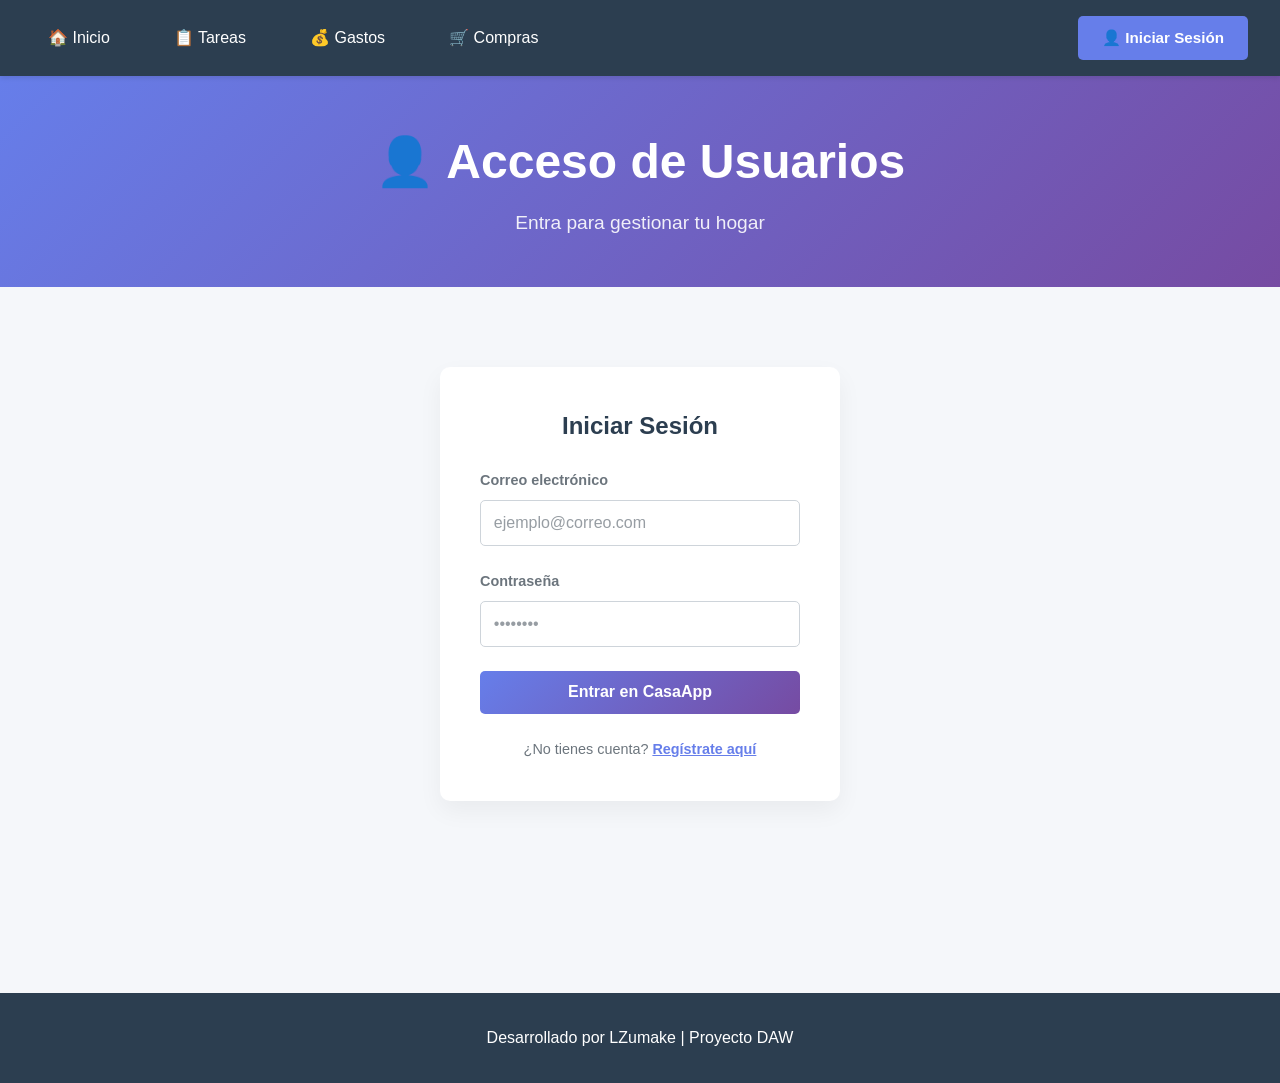
<file: index.html>
<!DOCTYPE html>
<html lang="es">
<head>
	<meta charset="UTF-8">
	<meta name="viewport" content="width=device-width, initial-scale=1.0">
	<title>CasaApp - Gestor de Convivencia</title>
	<link rel="stylesheet" href="css/styles.css">
<link rel="stylesheet" href="css/responsive.css">
</head>
<body>
	<nav>
    <div class="nav-left">
        <button class="hamburger" id="hamburger" aria-label="Abrir menú">
            <span></span>
            <span></span>
            <span></span>
        </button>
        <a href="index.html" class="active">🏠 Inicio</a>
        <a href="tareas.html">📋 Tareas</a>
        <a href="gastos.html">💰 Gastos</a>
        <a href="compras.html">🛒 Compras</a>
    </div>
    <a href="login.html" class="btn-login">👤 Iniciar Sesión</a>
</nav>
    
	<header>
		<h1>🏠 CasaApp</h1>
		<p>Gestiona tu casa compartida de forma fácil</p>
	</header>
    
	<main>
		<section class="dashboard">
			<h2>Bienvenido a tu gestor de convivencia</h2>
			<div class="cards">
				<div class="card">
					<h3>📋 Tareas Pendientes</h3>
					<p>3 tareas por hacer</p>
				</div>
				<div class="card">
					<h3>💰 Últimos Gastos</h3>
					<p>€125.50 este mes</p>
				</div>
				<div class="card">
					<h3>🛒 Lista de la Compra</h3>
					<p>5 artículos pendientes</p>
				</div>
			</div>
		</section>
	</main>
    
	<footer>
		<p>Desarrollado por LZumake | Proyecto DAW</p>
	</footer>
<script src="js/app.js"></script>
</body>
</html>
</file>
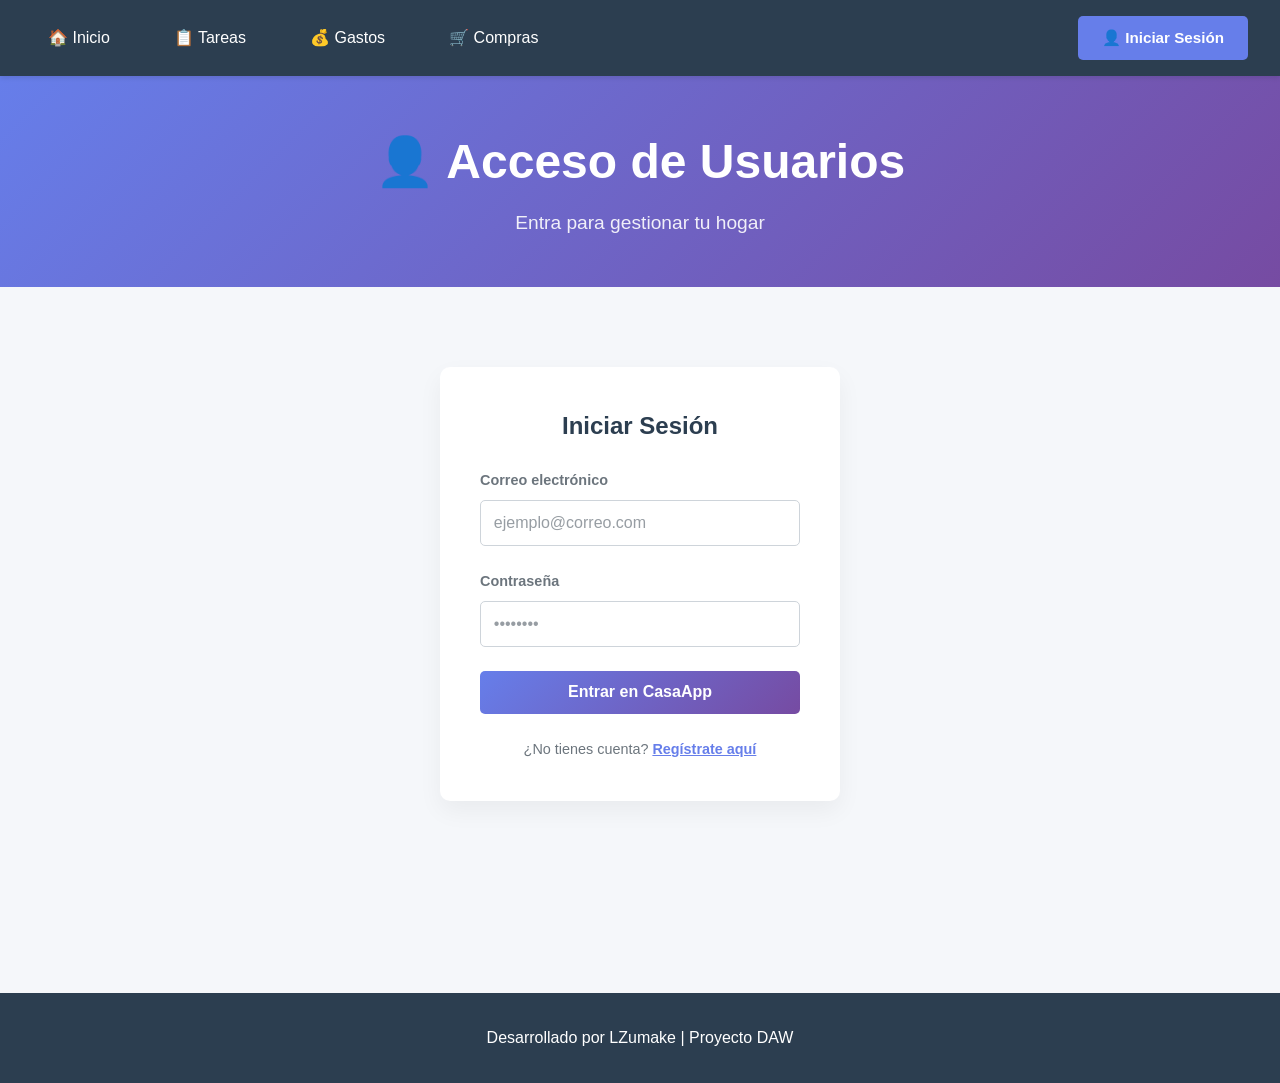
<file: compras.html>
<!DOCTYPE html>
<html lang="es">
<head>
    <meta charset="UTF-8">
    <meta name="viewport" content="width=device-width, initial-scale=1.0">
    <title>Lista de la Compra - Ksap</title>
    <link rel="stylesheet" href="css/styles.css">
    <link rel="stylesheet" href="css/responsive.css">
</head>
<body>
    <div id="overlay" class="overlay"></div>
    
    <!-- Navegación -->
    <nav>
        <div class="nav-left">
            <button class="hamburger" id="hamburger" aria-label="Abrir menú">
                <span></span>
                <span></span>
                <span></span>
            </button>
            <a href="index.html">🏠 Inicio</a>
            <a href="tareas.html">📋 Tareas</a>
            <a href="gastos.html">💰 Gastos</a>
            <a href="compras.html" class="active">🛒 Compras</a>
        </div>
        <div class="nav-right">
            <a href="login.html" class="btn-login">👤 Iniciar Sesión</a>
            <div class="user-avatar-container">
                <button class="user-avatar-btn" id="user-avatar-btn" aria-label="Menú de usuario">
                    <span class="avatar-initials" id="avatar-initials">U</span>
                </button>
                <div class="user-dropdown" id="user-dropdown">
                    <div class="dropdown-header">
                        <div class="dropdown-avatar" id="dropdown-avatar">U</div>
                        <div class="dropdown-info">
                            <div class="dropdown-name" id="dropdown-name">Usuario</div>
                            <div class="dropdown-email" id="dropdown-email">usuario@ksap.app</div>
                        </div>
                    </div>
                    <div class="dropdown-divider"></div>
                    <a href="perfil.html" class="dropdown-item">👤 Mi Perfil</a>
                    <a href="configuracion.html" class="dropdown-item">⚙️ Configuración</a>
                    <button class="dropdown-item dropdown-toggle">
                        <span>📍 GPS</span>
                        <span class="toggle-switch">
                            <input type="checkbox" id="gps-toggle">
                            <span class="toggle-slider"></span>
                        </span>
                    </button>
                    <button class="dropdown-item dropdown-toggle">
                        <span>🌙 Modo Oscuro</span>
                        <span class="toggle-switch">
                            <input type="checkbox" id="dark-mode-toggle">
                            <span class="toggle-slider"></span>
                        </span>
                    </button>
                    <div class="dropdown-divider"></div>
                    <a href="#" class="dropdown-item logout-item" id="logout-btn">🚪 Cerrar Sesión</a>
                </div>
            </div>
        </div>
    </nav>
    
    <!-- Header -->
    <header>
        <h1>🛒 Lista de la Compra</h1>
        <p>Organizada por secciones del supermercado</p>
    </header>
    
    <!-- Contenido Principal -->
    <main>
        <section class="dashboard">
            <div style="display: flex; justify-content: space-between; align-items: center; margin-bottom: 1.5rem; flex-wrap: wrap; gap: 1rem;">
                <h2>Compra de esta semana</h2>
                <button class="btn-primary" id="btn-add-product">+ Añadir Producto</button>
            </div>

            <!-- Buscador con autocompletado -->
            <div class="search-container" style="position: relative; margin-bottom: 2rem;">
                <input 
                    type="text" 
                    id="product-search" 
                    class="form-control" 
                    placeholder="🔍 Buscar producto (ej: leche, manzana, detergente...)"
                    autocomplete="off"
                    style="padding: 0.8rem 1rem; font-size: 1rem;"
                >
                <div id="search-suggestions" class="search-suggestions"></div>
            </div>

            <!-- Sección de categorías (renderizada dinámicamente por compras.js) -->
            <div class="shopping-section">
                <!-- Las categorías se renderizan dinámicamente desde compras.js -->
            </div>
        </section>
    </main>
    
    <!-- Footer tradicional (solo desktop) -->
    <footer>
        <p>Desarrollado por LZumake | Proyecto DAW</p>
    </footer>
    
    <!-- Footer Fijo con FABs (solo móvil) -->
    <footer class="footer-fijo">
        <div class="footer-fabs">
            <!-- FAB Izquierdo: Filtros -->
            <div class="fab-container fab-left">
                <button class="fab-btn" id="fab-filtros" aria-label="Filtros">
                    <span class="fab-icon">🔍</span>
                </button>
                <div class="fab-menu" id="fab-menu-filtros">
                    <button class="fab-menu-item" data-filtro="categoria">🏠 Categoría</button>
                    <button class="fab-menu-item" data-filtro="comprador">👤 Comprador</button>
                    <button class="fab-menu-item" data-filtro="estado">✅ Estado</button>
                    <button class="fab-menu-item disabled" data-filtro="fecha">📅 Fecha <span class="badge-proximamente">Próximamente</span></button>
                    <button class="fab-menu-item disabled" data-filtro="tienda">🏪 Tienda <span class="badge-proximamente">Próximamente</span></button>
                    <button class="fab-menu-item disabled" data-filtro="marca">🏷️ Marca <span class="badge-proximamente">Próximamente</span></button>
                    <button class="fab-menu-item disabled" data-filtro="presupuesto">💰 Presupuesto <span class="badge-proximamente">Fase 6</span></button>
                </div>
            </div>
            
            <!-- FAB Derecho: Agregar -->
            <div class="fab-container fab-right">
                <button class="fab-btn" id="fab-agregar" aria-label="Agregar">
                    <span class="fab-icon">+</span>
                </button>
                <div class="fab-menu" id="fab-menu-agregar">
                    <button class="fab-menu-item" data-accion="buscar">🔍 Buscar producto (API)</button>
                    <button class="fab-menu-item" data-accion="manual">✏️ Producto manual</button>
                    <button class="fab-menu-item" data-accion="categoria">📁 Nueva categoría</button>
                    <button class="fab-menu-item disabled" data-accion="escanear">📷 Escanear código <span class="badge-proximamente">Fase 4</span></button>
                    <button class="fab-menu-item disabled" data-accion="ticket">🧾 Escanear ticket <span class="badge-proximamente">Fase 4</span></button>
                    <button class="fab-menu-item disabled" data-accion="presupuesto">💰 Presupuesto <span class="badge-proximamente">Fase 6</span></button>
                </div>
            </div>
        </div>
        <p>Desarrollado por LZumake | Proyecto DAW</p>
    </footer>
    
    <!-- Modal para añadir producto -->
    <div class="modal-overlay" id="modal-add-product">
        <div class="modal-content">
            <div class="modal-header">
                <h3>🛒 Añadir producto</h3>
                <button class="modal-close" id="modal-close">&times;</button>
            </div>
            <div class="modal-body">
                <div class="modal-product-name" id="modal-product-name">
                    Nombre del producto
                </div>
                <div class="modal-field">
                    <label for="modal-quantity">📦 Cantidad</label>
                    <div class="quantity-input-group">
                        <input type="number" id="modal-quantity" value="1" min="1" max="99">
                        <select id="modal-unit">
                            <option value="ud">ud</option>
                            <option value="kg">kg</option>
                            <option value="g">g</option>
                            <option value="L">L</option>
                            <option value="ml">ml</option>
                            <option value="pack">pack</option>
                            <option value="rollos">rollos</option>
                        </select>
                    </div>
                </div>
                <div class="modal-field">
                    <label for="modal-buyer">👤 ¿Quién lo compra?</label>
                    <select id="modal-buyer">
                        <option value="Tú">Tú</option>
                        <option value="Rosa">Rosa</option>
                        <option value="Pedro">Pedro</option>
                        <option value="Ana">Ana</option>
                        <option value="Miguel">Miguel</option>
                        <option value="Compartidas">Compartidas</option>
                    </select>
                </div>
            </div>
            <div class="modal-footer">
                <button class="btn-cancel" id="modal-cancel">Cancelar</button>
                <button class="btn-confirm" id="modal-confirm">Añadir</button>
            </div>
        </div>
    </div>
    
    <!-- Scripts -->
    <script src="js/app.js"></script>
    <script src="js/compras.js"></script>
</body>
</html>
</file>
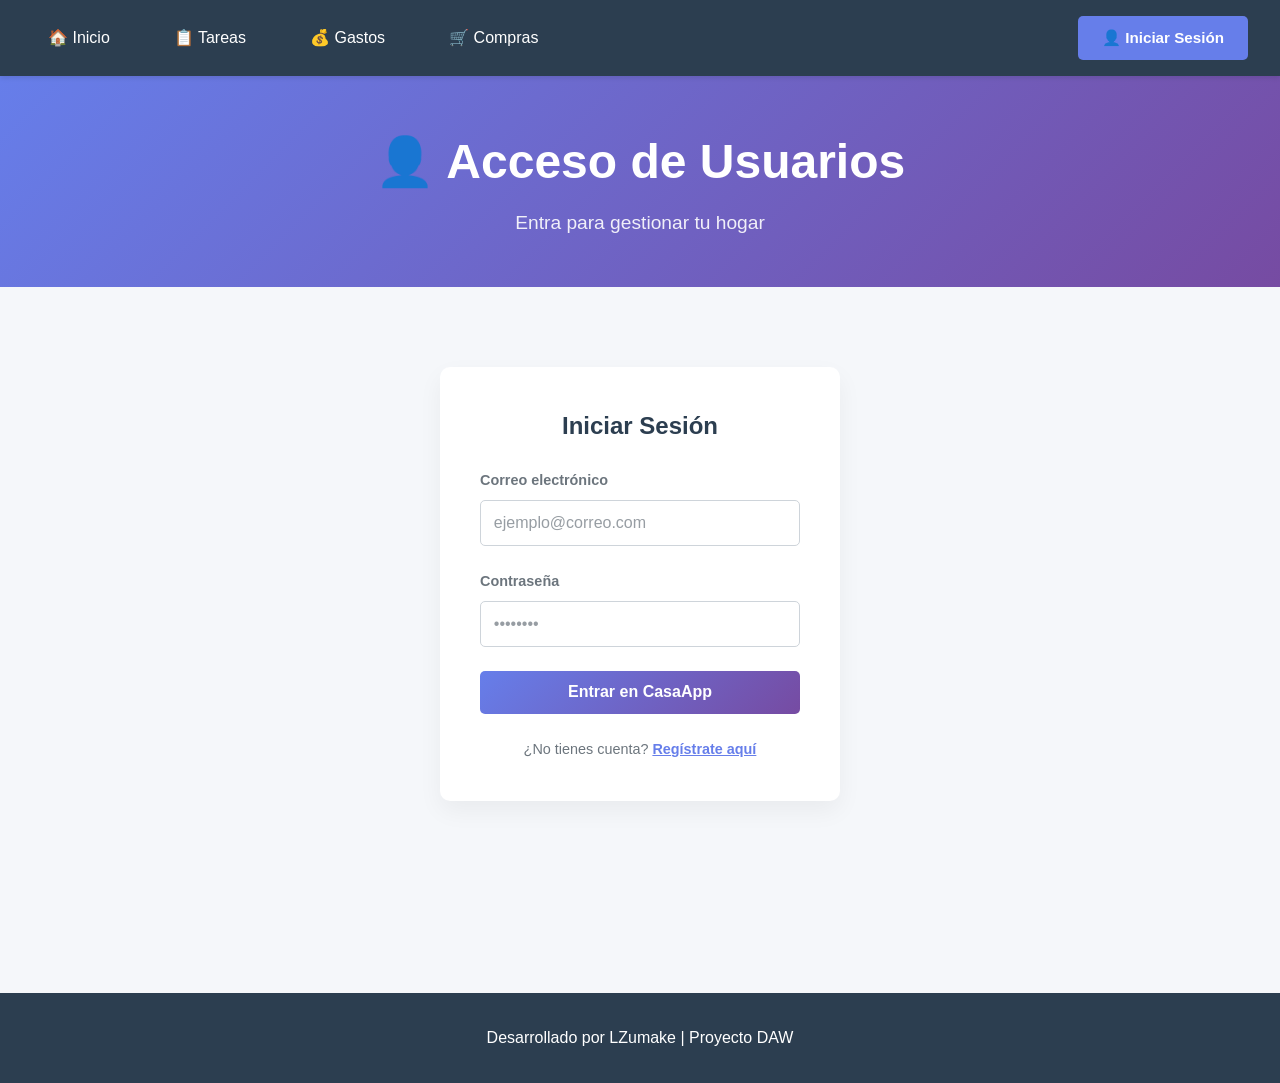
<file: gastos.html>
<!DOCTYPE html>
<html lang="es">
<head>
    <meta charset="UTF-8">
    <meta name="viewport" content="width=device-width, initial-scale=1.0">
    <title>Gastos - CasaApp</title>
    <link rel="stylesheet" href="css/styles.css">
    <link rel="stylesheet" href="css/responsive.css">
</head>
<body>
    <nav>
        <div class="nav-left">
            <button class="hamburger" id="hamburger" aria-label="Abrir menú">
                <span></span>
                <span></span>
                <span></span>
            </button>
            <a href="index.html"> Inicio</a>
            <a href="tareas.html">📋 Tareas</a>
            <a href="gastos.html" class="active">💰 Gastos</a>
            <a href="compras.html">🛒 Compras</a>
        </div>
        <a href="login.html" class="btn-login"> Iniciar Sesión</a>
    </nav>
    
    <header>
        <h1>💰 Control de Gastos</h1>
        <p>Transparencia total en los gastos del hogar</p>
    </header>
    
    <main>
        <section class="dashboard">
            <h2>Resumen del Mes</h2>
            
            <!-- Resumen Superior -->
            <div class="expense-summary">
                <div class="summary-card">
                    <h3>Gasto Total del Mes</h3>
                    <div class="amount red">450,00 €</div>
                </div>
                <div class="summary-card">
                    <h3>A pagar por persona</h3>
                    <div class="amount">112,50 €</div>
                </div>
                <div class="summary-card">
                    <h3>Mayor gasto del mes</h3>
                    <div class="amount green">Compra Supermercado</div>
                </div>
            </div>

            <!-- Lista de Movimientos -->
            <div style="display: flex; justify-content: space-between; align-items: center; margin-bottom: 1rem; flex-wrap: wrap; gap: 1rem;">
                <h2>Movimientos recientes</h2>
                <button class="btn-primary">+ Añadir Gasto</button>
            </div>

            <div class="transaction-list">
                
                <!-- Movimiento 1 -->
                <div class="transaction-item">
                    <div class="transaction-info">
                        <div class="transaction-icon">🛒</div>
                        <div class="transaction-details">
                            <h4>Compra Supermercado</h4>
                            <p>Pagado por <strong>Rosa</strong> · 10 Jun 2025</p>
                        </div>
                    </div>
                    <div class="transaction-amount">120,50 €</div>
                </div>

                <!-- Movimiento 2 -->
                <div class="transaction-item">
                    <div class="transaction-info">
                        <div class="transaction-icon">💡</div>
                        <div class="transaction-details">
                            <h4>Factura de la Luz</h4>
                            <p>Pagado por <strong>Miguel</strong> · 08 Jun 2025</p>
                        </div>
                    </div>
                    <div class="transaction-amount">85,20 €</div>
                </div>

                <!-- Movimiento 3 -->
                <div class="transaction-item">
                    <div class="transaction-info">
                        <div class="transaction-icon">🧻</div>
                        <div class="transaction-details">
                            <h4>Productos Limpieza</h4>
                            <p>Pagado por <strong>Ana</strong> · 05 Jun 2025</p>
                        </div>
                    </div>
                    <div class="transaction-amount">35,80 €</div>
                </div>

                <!-- Movimiento 4 -->
                <div class="transaction-item">
                    <div class="transaction-info">
                        <div class="transaction-icon">🍕</div>
                        <div class="transaction-details">
                            <h4>Cena del Viernes</h4>
                            <p>Pagado por <strong>Pedro</strong> · 03 Jun 2025</p>
                        </div>
                    </div>
                    <div class="transaction-amount">45,00 €</div>
                </div>

                <!-- Movimiento 5 -->
                <div class="transaction-item">
                    <div class="transaction-info">
                        <div class="transaction-icon">📶</div>
                        <div class="transaction-details">
                            <h4>Internet y Móviles</h4>
                            <p>Pagado por <strong>Rosa</strong> · 01 Jun 2025</p>
                        </div>
                    </div>
                    <div class="transaction-amount">65,00 €</div>
                </div>

            </div>
        </section>
    </main>
    
    <footer>
        <p>Desarrollado por LZumake | Proyecto DAW</p>
    </footer>
    <script src="js/app.js"></script>
</body>
</html>
</file>
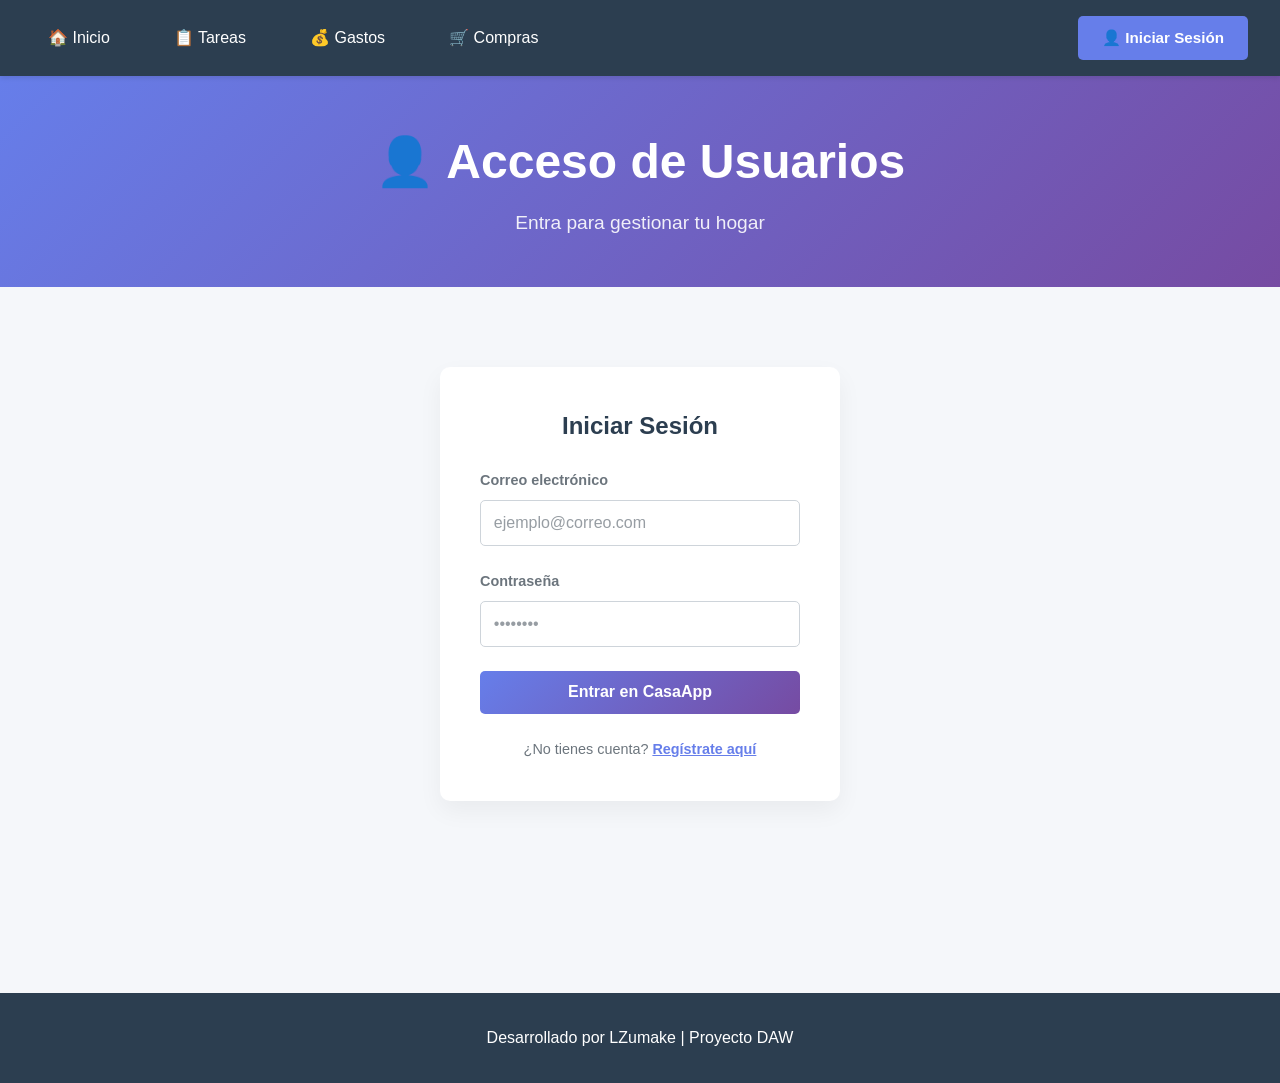
<file: login.html>
<!DOCTYPE html>
<html lang="es">
<head>
    <meta charset="UTF-8">
    <meta name="viewport" content="width=device-width, initial-scale=1.0">
    <title>Iniciar Sesión - CasaApp</title>
    <link rel="stylesheet" href="css/styles.css">
    <link rel="stylesheet" href="css/responsive.css">
</head>
<body>
    <nav>
    <div>
        <a href="index.html">🏠 Inicio</a>
        <a href="tareas.html">📋 Tareas</a>
        <a href="gastos.html">💰 Gastos</a>
        <a href="compras.html">🛒 Compras</a>
    </div>
    <a href="login.html" class="btn-login">👤 Iniciar Sesión</a>
</nav>
    
    <header>
        <h1>👤 Acceso de Usuarios</h1>
        <p>Entra para gestionar tu hogar</p>
    </header>
    
    <main>
        <div class="login-container">
            <h2 style="text-align: center; margin-bottom: 1.5rem; color: #2c3e50;">Iniciar Sesión</h2>
            
            <!-- Aquí empieza el formulario -->
            <form action="#" method="POST">
                <div class="form-group">
                    <label for="email">Correo electrónico</label>
                    <input type="email" id="email" class="form-control" placeholder="ejemplo@correo.com" required>
                </div>
                
                <div class="form-group">
                    <label for="password">Contraseña</label>
                    <input type="password" id="password" class="form-control" placeholder="••••••••" required>
                </div>
                
                <button type="submit" class="btn-submit">Entrar en CasaApp</button>
                
                <p style="text-align: center; margin-top: 1.5rem; font-size: 0.9rem; color: #6c757d;">
                    ¿No tienes cuenta? <a href="register.html" style="color: #667eea; font-weight: bold;">Regístrate aquí</a>
                </p>
            </form>
        </div>
    </main>
    
    <footer>
        <p>Desarrollado por LZumake | Proyecto DAW</p>
    </footer>
<script src="js/app.js"></script>
</body>
</html>
</file>
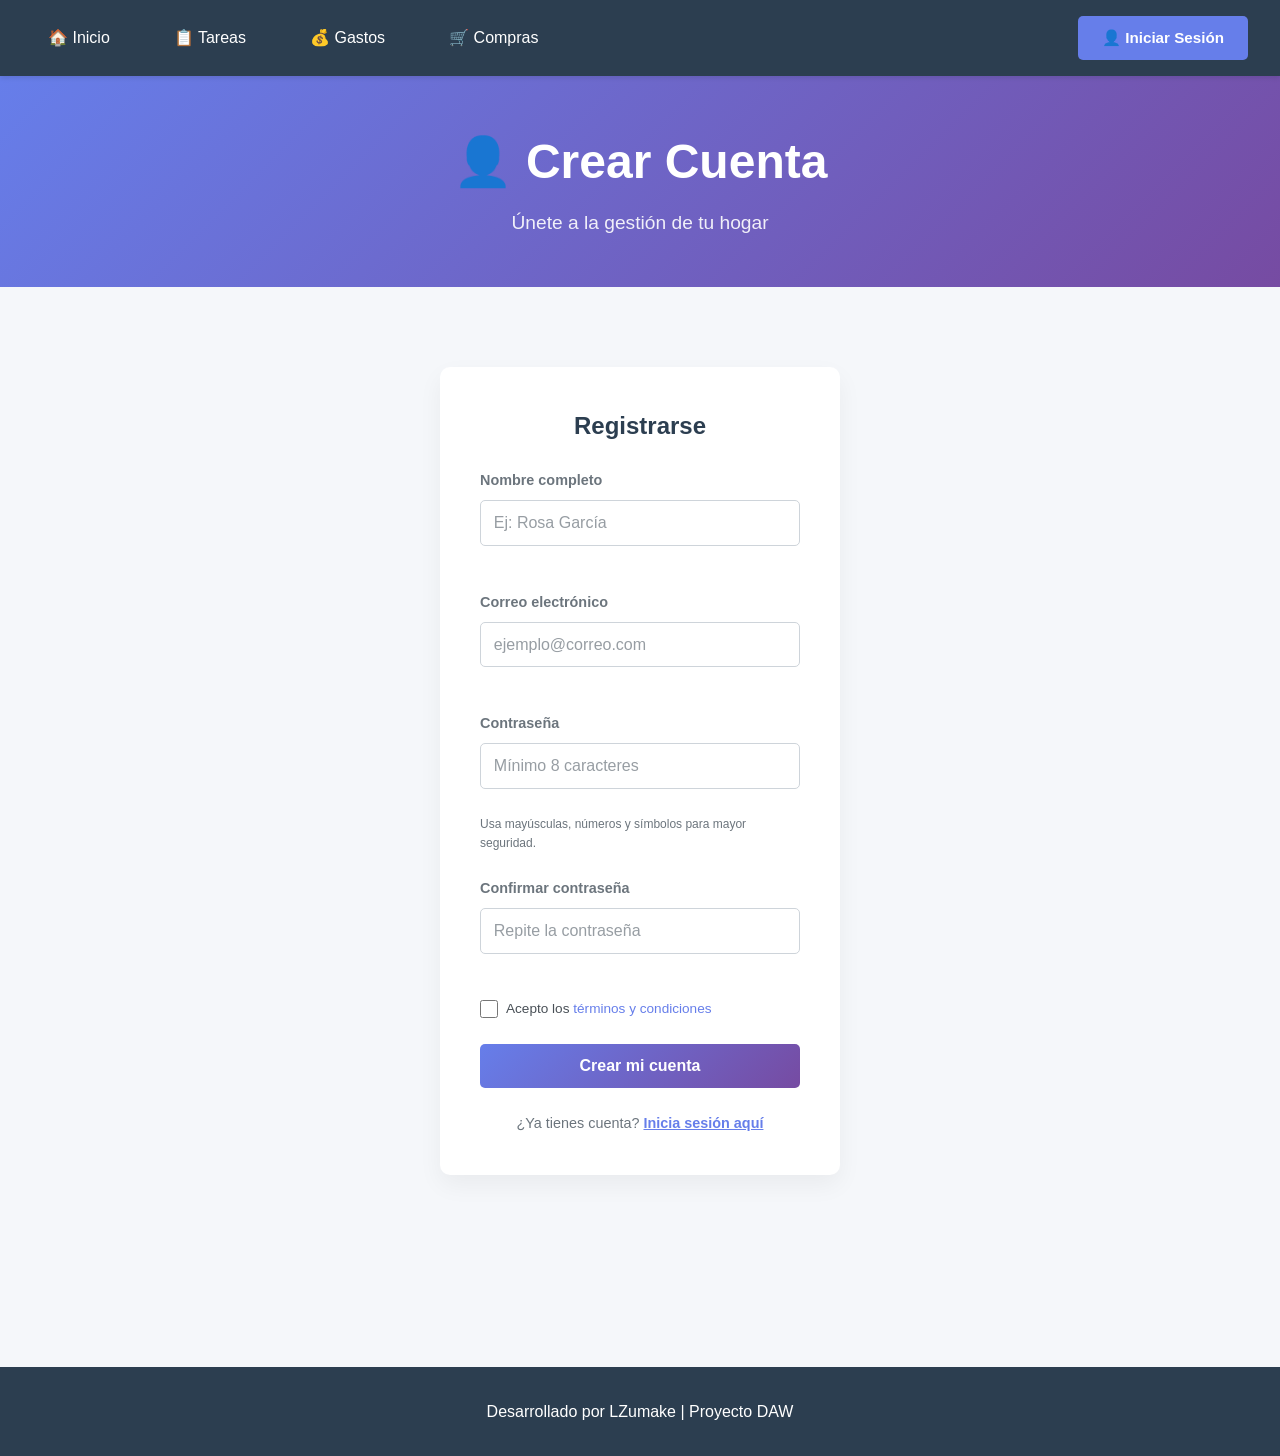
<file: register.html>
<!DOCTYPE html>
<html lang="es">
<head>
    <meta charset="UTF-8">
    <meta name="viewport" content="width=device-width, initial-scale=1.0">
    <title>Registro - CasaApp</title>
    <link rel="stylesheet" href="css/styles.css">
    <link rel="stylesheet" href="css/responsive.css">
</head>
<body>
    <nav>
    <div>
        <a href="index.html">🏠 Inicio</a>
        <a href="tareas.html">📋 Tareas</a>
        <a href="gastos.html">💰 Gastos</a>
        <a href="compras.html">🛒 Compras</a>
    </div>
    <a href="login.html" class="btn-login">👤 Iniciar Sesión</a>
</nav>
    
    <header>
        <h1>👤 Crear Cuenta</h1>
        <p>Únete a la gestión de tu hogar</p>
    </header>
    
    <main>
        <div class="login-container">
            <h2 style="text-align: center; margin-bottom: 1.5rem; color: #2c3e50;">Registrarse</h2>
            
            <form action="#" method="POST" novalidate>
                <!-- Campo: Nombre -->
                <div class="form-group">
                    <label for="nombre">Nombre completo</label>
                    <input type="text" id="nombre" class="form-control" placeholder="Ej: Rosa García" required>
<span class="error-message" id="error-nombre"></span>
                </div>
                
                <!-- Campo: Email -->
                <div class="form-group">
                    <label for="email">Correo electrónico</label>
                   <input type="email" id="email" class="form-control" placeholder="ejemplo@correo.com" required>
<span class="error-message" id="error-email"></span>
                </div>
                
                <!-- Campo: Contraseña -->
                <div class="form-group">
                    <label for="password">Contraseña</label>
                   <input type="password" id="password" class="form-control" placeholder="Mínimo 8 caracteres" required minlength="8">
<span class="error-message" id="error-password"></span>
                    <span class="password-hint">Usa mayúsculas, números y símbolos para mayor seguridad.</span>
                </div>
                
                <!-- Campo: Confirmar contraseña -->
                <div class="form-group">
                    <label for="password2">Confirmar contraseña</label>
                  <input type="password" id="password2" class="form-control" placeholder="Repite la contraseña" required>
<span class="error-message" id="error-password2"></span>
                </div>
                
                <!-- Checkbox de términos -->
                <div class="terms-checkbox">
                    <input type="checkbox" id="terms" required>
                    <label for="terms">Acepto los <a href="#">términos y condiciones</a></label>
                </div>
                
                <button type="submit" class="btn-submit">Crear mi cuenta</button>
                
                <p style="text-align: center; margin-top: 1.5rem; font-size: 0.9rem; color: #6c757d;">
                    ¿Ya tienes cuenta? <a href="login.html" style="color: #667eea; font-weight: bold;">Inicia sesión aquí</a>
                </p>
            </form>
        </div>
    </main>
    
    <footer>
        <p>Desarrollado por LZumake | Proyecto DAW</p>
</footer>

<script src="js/app.js"></script>  <!-- ← AÑADE ESTA LÍNEA -->
</body>
</html>
</file>
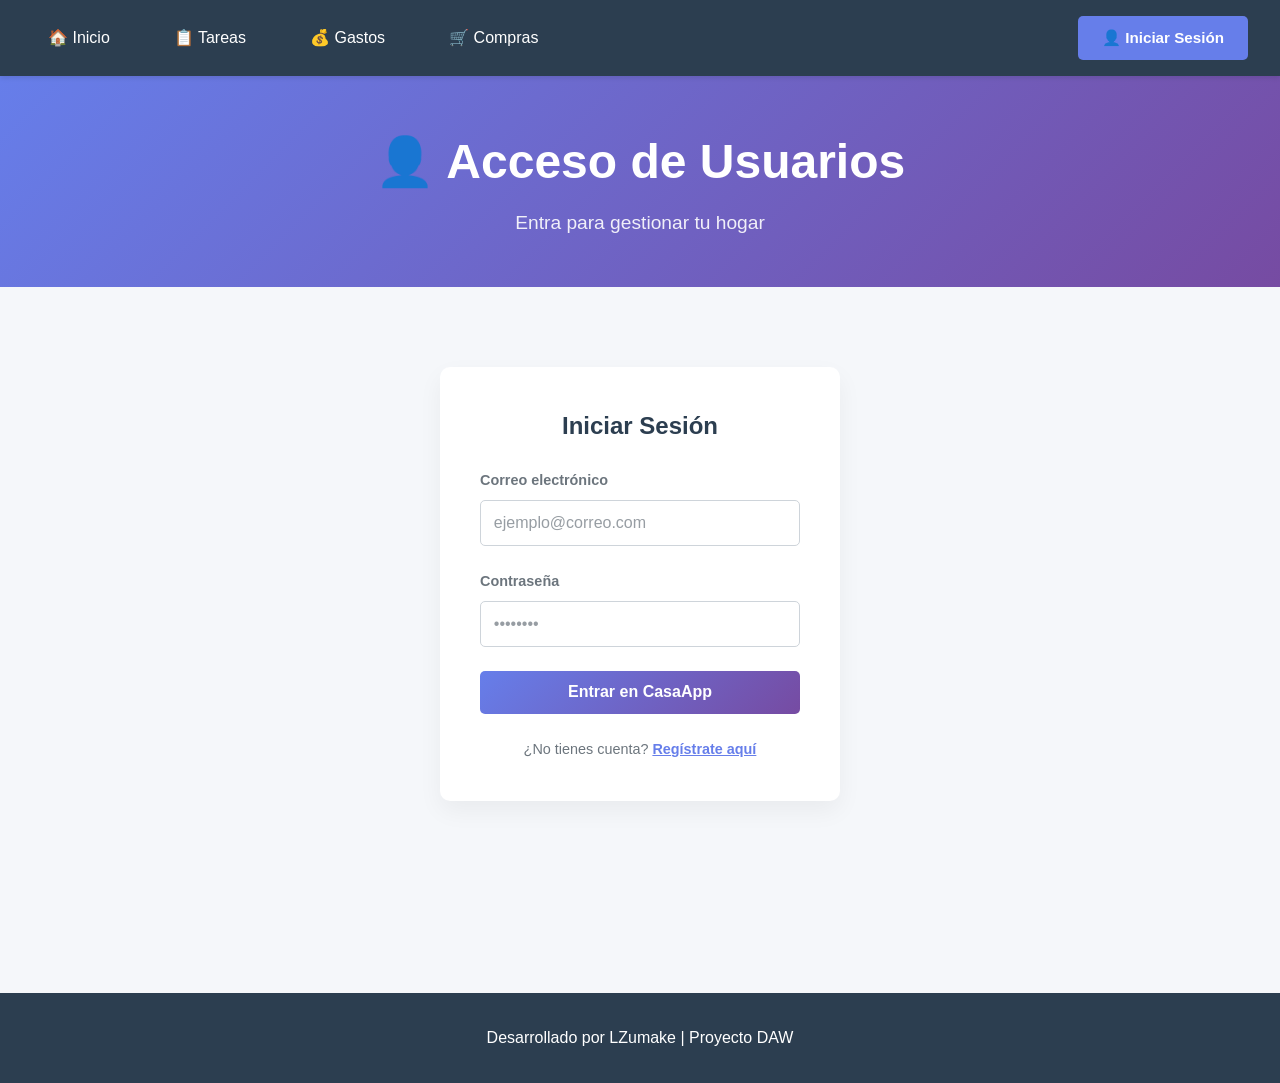
<file: tareas.html>
<!DOCTYPE html>
<html lang="es">
<head>
    <meta charset="UTF-8">
    <meta name="viewport" content="width=device-width, initial-scale=1.0">
    <title>Ksap - Gestión de Tareas</title>
    <link rel="stylesheet" href="css/styles.css">
    <link rel="stylesheet" href="css/responsive.css">
</head>
<body>
    <!-- Overlay para menú hamburguesa -->
    <div id="overlay" class="overlay"></div>

    <!-- Navegación -->
    <nav>
        <div class="nav-left">
            <button class="hamburger" id="hamburger" aria-label="Abrir menú">
                <span></span>
                <span></span>
                <span></span>
            </button>
            <a href="index.html">🏠 Inicio</a>
            <a href="tareas.html" class="active">📋 Tareas</a>
            <a href="gastos.html">💰 Gastos</a>
            <a href="compras.html">🛒 Compras</a>
        </div>
        <div class="nav-right">
            <a href="login.html" class="btn-login">👤 Iniciar Sesión</a>
            <!-- Avatar de Usuario -->
            <div class="user-avatar-container">
                <button class="user-avatar-btn" id="user-avatar-btn" aria-label="Menú de usuario">
                    <span class="avatar-initials" id="avatar-initials">U</span>
                </button>
                <div class="user-dropdown" id="user-dropdown">
                    <div class="dropdown-header">
                        <div class="dropdown-avatar" id="dropdown-avatar">U</div>
                        <div class="dropdown-info">
                            <div class="dropdown-name" id="dropdown-name">Usuario</div>
                            <div class="dropdown-email" id="dropdown-email">usuario@ksap.app</div>
                        </div>
                    </div>
                    <div class="dropdown-divider"></div>
                    <a href="perfil.html" class="dropdown-item">👤 Mi Perfil</a>
                    <a href="configuracion.html" class="dropdown-item">⚙️ Configuración</a>
                    <button class="dropdown-item dropdown-toggle">
                        <span>📍 GPS</span>
                        <span class="toggle-switch">
                            <input type="checkbox" id="gps-toggle">
                            <span class="toggle-slider"></span>
                        </span>
                    </button>
                    <button class="dropdown-item dropdown-toggle">
                        <span>🌙 Modo Oscuro</span>
                        <span class="toggle-switch">
                            <input type="checkbox" id="dark-mode-toggle">
                            <span class="toggle-slider"></span>
                        </span>
                    </button>
                    <div class="dropdown-divider"></div>
                    <a href="#" class="dropdown-item logout-item" id="logout-btn">🚪 Cerrar Sesión</a>
                </div>
            </div>
        </div>
    </nav>

    <!-- Header -->
    <header>
        <h1>📋 Gestión de Tareas</h1>
        <p>Organización y limpieza en equipo</p>
    </header>

    <!-- Contenido Principal -->
<main>
    <section class="dashboard">
        <!-- Contador de Progreso -->
        <div class="progress-container">
            <div class="progress-info">
                <span id="tasks-completed">0 de 0 tareas completadas</span>
                <span id="tasks-percentage">0%</span>
            </div>
            <div class="progress-bar">
                <div class="progress-fill" id="progress-fill"></div>
            </div>
        </div>

        <!-- Tabla de Tareas -->
        <div class="table-container">
            <table class="task-table">
                <thead>
                    <tr>
                        <th>TAREA</th>
                        <th>ZONA</th>
                        <th>RESPONSABLE</th>
                        <th>DURACIÓN</th>
                        <th>FRECUENCIA</th>
                        <th>PRÓXIMA FECHA</th>
                        <th>ESTADO</th>
                    </tr>
                </thead>
                <tbody id="contenedor-tareas">
                    <!-- Las tareas se renderizan dinámicamente desde app.js -->
                </tbody>
            </table>
        </div>
    </section>
</main>

    <!-- Footer tradicional (solo desktop) -->
<footer>
    <p>Desarrollado por LZumake | Proyecto DAW</p>
</footer>

<!-- Footer Fijo con FABs (solo móvil) -->
<footer class="footer-fijo">
    <div class="footer-fabs">
        <!-- FAB Izquierdo: Filtros -->
        <div class="fab-container fab-left">
            <button class="fab-btn" id="fab-filtros" aria-label="Filtros">
                <span class="fab-icon">🔍</span>
            </button>
            <div class="fab-menu" id="fab-menu-filtros">
                <button class="fab-menu-item" data-filtro="responsable">👤 Responsable</button>
                <button class="fab-menu-item" data-filtro="zona">🏠 Zona</button>
                <button class="fab-menu-item" data-filtro="frecuencia">📅 Frecuencia</button>
                <button class="fab-menu-item" data-filtro="estado">✅ Estado</button>
            </div>
        </div>
        
        <!-- FAB Derecho: Agregar -->
        <div class="fab-container fab-right">
            <button class="fab-btn" id="fab-agregar" aria-label="Agregar">
                <span class="fab-icon">+</span>
            </button>
            <div class="fab-menu" id="fab-menu-agregar">
                <button class="fab-menu-item" data-accion="tarea">📋 Tarea</button>
                <button class="fab-menu-item" data-accion="evento">📅 Evento</button>
                <button class="fab-menu-item" data-accion="gasto">💰 Gasto</button>
                <button class="fab-menu-item" data-accion="compra">🛒 Compra</button>
            </div>
        </div>
    </div>
    <p>Desarrollado por LZumake | Proyecto DAW</p>
</footer>

    <!-- Scripts -->
    <script src="js/app.js?v=2"></script>
</body>
</html>
</file>
<file: css/styles.css>
/* =========================================
   RESET BÁSICO
   ========================================= */
* {
    margin: 0;
    padding: 0;
    box-sizing: border-box;
}

body {
    font-family: 'Segoe UI', Tahoma, Geneva, Verdana, sans-serif;
    background-color: var(--bg-primary);
    color: var(--text-primary);  /* ✅ Ahora sí cambiará en modo oscuro */
    line-height: 1.6;
}
/* =========================================
VARIABLES CSS - MODO CLARO (por defecto)
========================================= */
:root {
    /* Colores principales */
    --bg-primary: #f5f7fa;
    --bg-secondary: white;
    --text-primary: #2c3e50;
    --text-secondary: #6c757d;
    --border-color: #e9ecef;
    
    /* Colores de acento */
    --accent-primary: #667eea;
    --accent-secondary: #764ba2;
    --accent-gradient: linear-gradient(135deg, #667eea 0%, #764ba2 100%);
    
    /* Sombras */
    --shadow-sm: 0 2px 5px rgba(0, 0, 0, 0.1);
    --shadow-md: 0 4px 15px rgba(0, 0, 0, 0.08);
    --shadow-lg: 0 10px 40px rgba(0, 0, 0, 0.15);
}

/* =========================================
VARIABLES CSS - MODO OSCURO
========================================= */
body.dark-mode {
    /* Colores principales */
    --bg-primary: #1a1a2e;
    --bg-secondary: #16213e;
    --text-primary: #eaeaea;
    --text-secondary: #a0a0a0;
    --border-color: #2a2a4a;
    
    /* Colores de acento (mantenemos los morados) */
    --accent-primary: #667eea;
    --accent-secondary: #764ba2;
    --accent-gradient: linear-gradient(135deg, #667eea 0%, #764ba2 100%);
    
    /* Sombras más suaves para modo oscuro */
    --shadow-sm: 0 2px 5px rgba(0, 0, 0, 0.3);
    --shadow-md: 0 4px 15px rgba(0, 0, 0, 0.4);
    --shadow-lg: 0 10px 40px rgba(0, 0, 0, 0.5);
}

/* =========================================
   NAVEGACIÓN
   ========================================= */
nav {
    background-color: #2c3e50;
    padding: 1rem 2rem;
    display: flex;
    justify-content: space-between;
    align-items: center;
    min-height: 70px;
    box-shadow: 0 2px 5px rgba(0, 0, 0, 0.1);
    position: relative;
    z-index: 100;
}

nav > div {
    display: flex;
    gap: 2rem;
    align-items: center;
}

.nav-left {
    display: flex;
    gap: 1rem;
    align-items: center;
}

.nav-right {
    display: flex;
    gap: 1rem;
    align-items: center;
    margin-left: auto;
}

nav a {
    color: white;
    text-decoration: none;
    font-weight: 500;
    padding: 0.5rem 1rem;
    border-radius: 5px;
    transition: background-color 0.3s;
}

nav a:hover {
    background-color: #34495e;
}

nav a.active {
    background-color: rgba(255, 255, 255, 0.15);
    font-weight: bold;
}

nav .btn-login {
    background-color: #667eea;
    color: white;
    padding: 0.6rem 1.5rem;
    border-radius: 5px;
    font-weight: 600;
    font-size: 0.95rem;
    text-decoration: none;
    transition: background-color 0.3s, transform 0.2s;
    white-space: nowrap;
    display: inline-block;
}

nav .btn-login:hover {
    background-color: #5a67d8;
    transform: translateY(-2px);
}

/* =========================================
   HEADER
   ========================================= */
header {
    background: linear-gradient(135deg, #667eea 0%, #764ba2 100%);
    color: white;
    text-align: center;
    padding: 3rem 2rem;
    position: relative;
    z-index: 1;
}

header h1 {
    font-size: 3rem;
    margin-bottom: 0.5rem;
}

header p {
    font-size: 1.2rem;
    opacity: 0.9;
}

main {
    max-width: 1200px;
    margin: 0 auto;
    padding: 2rem;
    padding-bottom: 6rem; /* Espacio para el footer fijo */
    position: relative;
    z-index: 1;
}

.dashboard h2 {
    text-align: center;
    margin-bottom: 2rem;
    color: var(--text-primary);
}

/* =========================================
   CARDS (Index)
   ========================================= */
.cards {
    display: grid;
    grid-template-columns: repeat(auto-fit, minmax(250px, 1fr));
    gap: 2rem;
    margin-bottom: 2rem;
}

.card {
   background: var(--bg-secondary);
    padding: 2rem;
    border-radius: 10px;
    box-shadow: 0 4px 6px rgba(0, 0, 0, 0.1);
    text-align: center;
    transition: transform 0.3s, box-shadow 0.3s;
}

.card:hover {
    transform: translateY(-5px);
    box-shadow: 0 8px 15px rgba(0, 0, 0, 0.2);
}

.card h3 {
    color: #667eea;
    margin-bottom: 1rem;
    font-size: 1.3rem;
}

.card p {
    color: var(--text-secondary);
    font-size: 1.1rem;
}

/* =========================================
   FOOTER
   ========================================= */
footer {
    background-color: #2c3e50;  /* ✅ Color fijo oscuro */
    color: white;
    text-align: center;
    padding: 2rem;
    margin-top: 3rem;
}

/* =========================================
   TABLA DE TAREAS
   ========================================= */
.table-container {
    background: var(--bg-secondary);
    border-radius: 10px;
    box-shadow: 0 4px 6px rgba(0, 0, 0, 0.05);
    overflow: hidden;
    overflow-x: auto;
    -webkit-overflow-scrolling: touch;
}

.task-table {
    width: 100%;
    border-collapse: collapse;
    text-align: left;
    min-width: 800px;
}

.task-table th {
    background-color: #f8f9fa;
    color: #495057;
    font-weight: 600;
    padding: 1rem;
    border-bottom: 2px solid #e9ecef;
    font-size: 0.85rem;
    text-transform: uppercase;
    letter-spacing: 0.5px;
}

.task-table td {
    padding: 1rem;
    border-bottom: 1px solid #e9ecef;
    color: var(--text-primary);
    vertical-align: middle;
}

.task-table tr:last-child td {
    border-bottom: none;
}

.task-table tr:hover {
    background-color: #f8f9fa;
}

/* =========================================
   AVATARES DE USUARIOS
   ========================================= */
.user-cell {
    display: flex;
    align-items: center;
    gap: 0.8rem;
}

.user-avatar {
    display: inline-flex;
    align-items: center;
    justify-content: center;
    width: 32px;
    height: 32px;
    border-radius: 50%;
    color: white;
    font-weight: bold;
    font-size: 0.85rem;
    flex-shrink: 0;
}

.user-compartidas { background-color: #6c757d; }
.user-rosa { background-color: #e83e8c; }
.user-pedro { background-color: #0d6efd; }
.user-miguel { background-color: #198754; }
.user-ana { background-color: #fd7e14; }

.user-name {
    font-weight: 500;
    color: var(--text-primary);
}

/* =========================================
   BADGES (Etiquetas de colores)
   ========================================= */
.badge {
    display: inline-block;
    padding: 0.3rem 0.7rem;
    border-radius: 20px;
    font-size: 0.75rem;
    font-weight: 600;
}

.badge-cocina { background-color: #fff3cd; color: #664d03; }
.badge-bano { background-color: #cff4fc; color: #055160; }
.badge-dormitorios { background-color: #f8d7da; color: #842029; }
.badge-salon { background-color: #d1e7dd; color: #0f5132; }
.badge-lavanderia { background-color: #e0cffc; color: #4a148c; }
.badge-despacho { background-color: #fde2e4; color: #6f42c1; }
.badge-recibidor { background-color: #fff0db; color: #997404; }
.badge-mascotas { background-color: #fde8d8; color: #984c0c; }
.badge-terrazas { background-color: #d8f3dc; color: #2d6a4f; }
.badge-despensa { background-color: #ffe5d9; color: #c44536; }
.badge-garaje { background-color: #e9ecef; color: #495057; }
.badge-trastero { background-color: #dee2e6; color: #343a40; }
.badge-varias { background-color: #e7f5ff; color: #1864ab; }
.badge-expres { background-color: #e2e3e5; color: #41464b; }
.badge-media { background-color: #fff3cd; color: #664d03; }
.badge-profunda { background-color: #f8d7da; color: #842029; }

/* =========================================
   FECHAS Y TAREAS DE HOY
   ========================================= */
.fecha-proxima {
    font-weight: 600;
    color: #495057;
    font-size: 0.9rem;
    white-space: nowrap;
}

.fecha-proxima.hoy {
    color: #dc3545;
    font-weight: bold;
}

.fecha-proxima.pasada {
    color: #6c757d;
    text-decoration: line-through;
}

.tarea-hoy {
    background-color: #fff9db;
}

.tarea-hoy:hover {
    background-color: #fff3bf;
}

.urgente {
    display: inline-block;
    width: 8px;
    height: 8px;
    border-radius: 50%;
    background-color: #dc3545;
    margin-right: 5px;
    animation: pulse 2s infinite;
}

@keyframes pulse {
    0%, 100% { opacity: 1; }
    50% { opacity: 0.4; }
}

/* =========================================
   IMÁGENES DE TAREAS Y CATEGORÍAS
   ========================================= */
.task-icon {
    width: 40px;
    height: 40px;
    border-radius: 8px;
    object-fit: cover;
    vertical-align: middle;
    margin-right: 10px;
    box-shadow: 0 2px 4px rgba(0, 0, 0, 0.1);
    flex-shrink: 0;
}

.task-table td:first-child {
    display: flex;
    align-items: center;
    gap: 8px;
}

.category-icon {
    width: 32px;
    height: 32px;
    border-radius: 8px;
    object-fit: cover;
    vertical-align: middle;
    margin-right: 8px;
    box-shadow: 0 2px 4px rgba(0, 0, 0, 0.1);
}

/* =========================================
   JAVASCRIPT - TAREAS HECHAS
   ========================================= */
.task-table tr.hecha {
    background-color: #f8f9fa;
    opacity: 0.6;
}

.task-table tr.hecha td:first-child {
    text-decoration: line-through;
    color: #6c757d;
}

.task-table tr.hecha .status {
    background-color: #d1e7dd;
    color: #0f5132;
}

/* =========================================
   BOTÓN PRIMARIO
   ========================================= */
.btn-primary {
    background: linear-gradient(135deg, #667eea 0%, #764ba2 100%);
    color: white;
    border: none;
    padding: 0.6rem 1.2rem;
    border-radius: 5px;
    font-weight: 600;
    cursor: pointer;
    transition: transform 0.2s;
}

.btn-primary:hover {
    transform: translateY(-2px);
}

/* =========================================
   PÁGINA DE GASTOS
   ========================================= */
.expense-summary {
    display: grid;
    grid-template-columns: repeat(auto-fit, minmax(200px, 1fr));
    gap: 1.5rem;
    margin-bottom: 2rem;
}

.summary-card {
    background: var(--bg-secondary);
    padding: 1.5rem;
    border-radius: 10px;
    box-shadow: 0 4px 6px rgba(0, 0, 0, 0.05);
    text-align: center;
}

.summary-card h3 {
    font-size: 0.9rem;
    color: #6c757d;
    margin-bottom: 0.5rem;
    text-transform: uppercase;
}

.summary-card .amount {
    font-size: 2rem;
    font-weight: bold;
    color: var(--text-primary);
}

.summary-card .amount.green { color: #198754; }
.summary-card .amount.red { color: #dc3545; }

.transaction-list {
    background: var(--bg-secondary);
    border-radius: 10px;
    box-shadow: 0 4px 6px rgba(0, 0, 0, 0.05);
    overflow: hidden;
}

.transaction-item {
    display: flex;
    justify-content: space-between;
    align-items: center;
    padding: 1rem 1.5rem;
    border-bottom: 1px solid #e9ecef;
    transition: background-color 0.2s;
}

.transaction-item:hover {
    background-color: #f8f9fa;
}

.transaction-item:last-child {
    border-bottom: none;
}

.transaction-info {
    display: flex;
    align-items: center;
    gap: 1rem;
}

.transaction-icon {
    font-size: 1.5rem;
    background-color: #f1f3f5;
    width: 40px;
    height: 40px;
    border-radius: 50%;
    display: flex;
    align-items: center;
    justify-content: center;
}

.transaction-details h4 {
    font-size: 1rem;
    color: var(--text-primary);
    margin-bottom: 0.2rem;
}

.transaction-details p {
    font-size: 0.8rem;
    color: #6c757d;
    margin: 0;
}

.transaction-amount {
    font-weight: bold;
    font-size: 1.1rem;
    color: var(--text-primary);
}

/* =========================================
   PÁGINA DE COMPRAS
   ========================================= */
.shopping-section {
    display: grid;
    grid-template-columns: repeat(auto-fit, minmax(280px, 1fr));
    gap: 1.5rem;
    padding-bottom: 2rem; /* ← AÑADIDO: espacio extra al final */
}

.shopping-category {
    background: var(--bg-secondary);
    border-radius: 10px;
    box-shadow: 0 4px 6px rgba(0, 0, 0, 0.05);
    overflow: hidden;
}

.category-header {
    background: linear-gradient(135deg, #667eea 0%, #764ba2 100%);
    color: white;
    padding: 1rem;
    text-align: center;
    font-weight: 600;
    font-size: 1.1rem;
}

.category-header.fruteria { background: linear-gradient(135deg, #f093fb 0%, #f5576c 100%); }
.category-header.lacteos { background: linear-gradient(135deg, #4facfe 0%, #00f2fe 100%); }
.category-header.limpieza { background: linear-gradient(135deg, #43e97b 0%, #38f9d7 100%); }
.category-header.carniceria { background: linear-gradient(135deg, #fa709a 0%, #fee140 100%); }

.shopping-item {
    display: flex;
    align-items: center;
    justify-content: space-between;
    padding: 0.8rem 1rem;
    border-bottom: 1px solid #e9ecef;
    transition: background-color 0.2s;
}

.shopping-item:hover {
    background-color: #f8f9fa;
}

.shopping-item:last-child {
    border-bottom: none;
}

.item-left {
    display: flex;
    align-items: center;
    gap: 0.8rem;
}

.item-checkbox {
    width: 20px;
    height: 20px;
    cursor: pointer;
    accent-color: #667eea;
}

.item-name {
    font-weight: 500;
    color: var(--text-primary);
}

.item-right {
    display: flex;
    align-items: center;
    gap: 0.5rem;
}

.item-quantity {
    background: #e9ecef;
    color: #495057;
    padding: 0.2rem 0.5rem;
    border-radius: 10px;
    font-size: 0.8rem;
    font-weight: 600;
}

.item-buyer {
    font-size: 0.8rem;
    color: #6c757d;
    font-style: italic;
}

.shopping-item.comprado {
    background-color: #f8f9fa;
    opacity: 0.6;
    border-left: 4px solid #28a745;
}

.shopping-item.comprado .item-name {
    text-decoration: line-through;
    color: #6c757d;
}

.shopping-item.comprado .item-quantity,
.shopping-item.comprado .item-buyer {
    color: #6c757d;
}

/* =========================================
   FORMULARIOS (Login y Registro)
   ========================================= */
.login-container {
    max-width: 400px;
    margin: 3rem auto;
    background: var(--bg-secondary);
    padding: 2.5rem;
    border-radius: 10px;
    box-shadow: 0 10px 25px rgba(0, 0, 0, 0.05);
}

.form-group {
    margin-bottom: 1.5rem;
}

.form-group label {
    display: block;
    margin-bottom: 0.5rem;
    color: var(--text-secondary);
    font-weight: 600;
    font-size: 0.9rem;
}

.form-control {
    width: 100%;
    padding: 0.8rem;
    border: 1px solid #ced4da;
    border-radius: 5px;
    font-size: 1rem;
    transition: all 0.3s ease;
    box-sizing: border-box;
}

.form-control:focus {
    outline: none;
    border-color: #667eea;
    box-shadow: 0 0 0 3px rgba(102, 126, 234, 0.2);
}

.btn-submit {
    width: 100%;
    padding: 0.8rem;
    background: linear-gradient(135deg, #667eea 0%, #764ba2 100%);
    color: white;
    border: none;
    border-radius: 5px;
    font-size: 1rem;
    font-weight: bold;
    cursor: pointer;
    transition: transform 0.2s, box-shadow 0.2s;
}

.btn-submit:hover {
    transform: translateY(-2px);
    box-shadow: 0 5px 15px rgba(102, 126, 234, 0.4);
}

.password-hint {
    font-size: 0.75rem;
    color: #6c757d;
    margin-top: 0.3rem;
    display: block;
}

.terms-checkbox {
    display: flex;
    align-items: center;
    gap: 0.5rem;
    margin-bottom: 1.5rem;
    font-size: 0.85rem;
    color: #495057;
}

.terms-checkbox input {
    width: 18px;
    height: 18px;
    cursor: pointer;
    accent-color: #667eea;
}

.terms-checkbox a {
    color: #667eea;
    text-decoration: none;
    font-weight: 500;
}

.terms-checkbox a:hover {
    text-decoration: underline;
}
/* =========================================
   FORMULARIOS - MODO OSCURO
   ========================================= */

/* Inputs - Modo Claro (por defecto) */
.form-control {
    background-color: white;
    color: var(--text-primary);
    border: 1px solid #ced4da;
}

/* Inputs - Modo Oscuro */
body.dark-mode .form-control {
    background-color: var(--bg-secondary);
    color: var(--text-primary);
    border-color: var(--border-color);
}

/* Placeholders - Modo Claro */
.form-control::placeholder {
    color: #6c757d;
    opacity: 0.7;
}

/* Placeholders - Modo Oscuro */
body.dark-mode .form-control::placeholder {
    color: var(--text-secondary);
    opacity: 0.8;
}

/* Labels - Modo Oscuro */
body.dark-mode .form-group label {
    color: var(--text-secondary);
}

/* Checkbox de términos - Modo Oscuro */
body.dark-mode .terms-checkbox {
    color: var(--text-secondary);
}

body.dark-mode .terms-checkbox a {
    color: var(--accent-primary);
}

/* Enlace "Inicia sesión aquí" - Modo Oscuro */
body.dark-mode .login-footer a {
    color: var(--accent-primary);
}

/* Fondo del contenedor - Modo Oscuro */
body.dark-mode .login-container {
    background: var(--bg-secondary);
    box-shadow: 0 10px 40px rgba(0, 0, 0, 0.3);
}

/* Título del formulario - Modo Oscuro */
body.dark-mode .login-container h2 {
    color: var(--text-primary);
}

/* Hint de contraseña - Modo Oscuro */
body.dark-mode .password-hint {
    color: var(--text-secondary);
}
/* =========================================
   VALIDACIÓN DE FORMULARIOS
   ========================================= */
.error-message {
    display: block;
    color: #dc3545;
    font-size: 0.8rem;
    margin-top: 0.3rem;
    font-weight: 500;
    min-height: 1rem;
}

.form-control.error {
    border-color: #dc3545;
    background-color: #fff5f5;
}

.form-control.valid {
    border-color: #198754;
    background-color: #f8fff8;
}

.success-message {
    background-color: #d1e7dd;
    color: #0f5132;
    padding: 1rem;
    border-radius: 5px;
    text-align: center;
    font-weight: 600;
    margin-bottom: 1.5rem;
    display: none;
}

.success-message.visible {
    display: block;
}

/* =========================================
   CONTADOR DE PROGRESO - TAREAS
   ========================================= */
.progress-container {
    background: var(--bg-secondary);
    border-radius: 10px;
    padding: 1.5rem;
    margin-bottom: 2rem;
    box-shadow: 0 4px 6px rgba(0, 0, 0, 0.05);
}

.progress-info {
    display: flex;
    justify-content: space-between;
    align-items: center;
    margin-bottom: 0.8rem;
    font-size: 0.95rem;
}

.progress-info span:first-child {
    font-weight: 600;
    color: var(--text-primary);
}

.progress-info span:last-child {
    font-weight: 700;
    color: #667eea;
    font-size: 1.1rem;
}

.progress-bar {
    width: 100%;
    height: 12px;
    background-color: #e9ecef;
    border-radius: 10px;
    overflow: hidden;
}

.progress-fill {
    height: 100%;
    background: linear-gradient(135deg, #667eea 0%, #764ba2 100%);
    width: 0%;
    transition: width 0.3s ease;
    border-radius: 10px;
}

.progress-fill.complete {
    background: linear-gradient(135deg, #198754 0%, #28a745 100%);
}

/* Aviso de modo invitado */
.guest-notice {
    background: linear-gradient(135deg, #f093fb 0%, #f5576c 100%);
    color: white;
    padding: 1rem;
    border-radius: 8px;
    text-align: center;
    margin-bottom: 1.5rem;
    font-weight: 600;
    box-shadow: 0 4px 6px rgba(0, 0, 0, 0.1);
}

/* =========================================
   LOGIN Ksap - SOBRESCRITURA DE ESTILOS
   ========================================= */
body.login-page {
    background: linear-gradient(135deg, #667eea 0%, #764ba2 100%);
    min-height: 100vh;
    display: flex;
    align-items: center;
    justify-content: center;
    padding: 2rem;
    margin: 0;
}

body.login-page .login-container {
    width: 100%;
    max-width: 400px;
    margin: 0 auto;
    background: white;
    border-radius: 15px;
    padding: 2.5rem;
    box-shadow: 0 10px 40px rgba(0, 0, 0, 0.2);
}

.login-box {
    width: 100%;
}

.login-header {
    text-align: center;
    margin-bottom: 2rem;
}

.login-header h1 {
    font-size: 2.5rem;
    margin-bottom: 0.5rem;
    margin-top: 0;
    color: #667eea;
}

.login-header p {
    color: var(--text-secondary);
    font-size: 0.95rem;
    margin: 0;
}

body.login-page .form-group {
    margin-bottom: 1.5rem;
}

body.login-page .form-group label {
    display: block;
    margin-bottom: 0.5rem;
    font-weight: 600;
    color: var(--text-primary);
    font-size: 0.9rem;
}

body.login-page .form-group input {
    width: 100%;
    padding: 0.8rem 1rem;
    border: 2px solid #e1e8ed;
    border-radius: 8px;
    font-size: 1rem;
    box-sizing: border-box;
    transition: border-color 0.3s ease;
}

body.login-page .form-group input:focus {
    outline: none;
    border-color: #667eea;
}

.btn-login-submit {
    width: 100%;
    padding: 1rem;
    font-size: 1rem;
    font-weight: 600;
    border: none;
    cursor: pointer;
    margin-top: 0.5rem;
}

.login-divider {
    text-align: center;
    margin: 1.5rem 0;
    position: relative;
}

.login-divider::before {
    content: '';
    position: absolute;
    top: 50%;
    left: 0;
    right: 0;
    height: 1px;
    background: #e1e8ed;
}

.login-divider span {
    background: white;
    padding: 0 1rem;
    position: relative;
    color: #999;
    font-size: 0.9rem;
}

.btn-guest {
    width: 100%;
    padding: 0.8rem;
    background: transparent;
    border: 2px solid #667eea;
    color: #667eea;
    border-radius: 8px;
    font-size: 0.95rem;
    font-weight: 600;
    cursor: pointer;
    transition: all 0.3s ease;
}

.btn-guest:hover {
    background: #667eea;
    color: white;
}

.login-footer {
    text-align: center;
    margin-top: 1.5rem;
    color: var(--text-secondary);
    font-size: 0.9rem;
}

.login-footer a {
    color: #667eea;
    text-decoration: none;
    font-weight: 600;
}

.login-footer a:hover {
    text-decoration: underline;
}

/* =========================================
   AVATAR DE USUARIO (Esquina superior derecha)
   ========================================= */
.user-avatar-container {
    position: relative;
    margin-left: 1rem;
}

.user-avatar-btn {
    width: 40px;
    height: 40px;
    border-radius: 50%;
    background: linear-gradient(135deg, #667eea 0%, #764ba2 100%);
    border: 2px solid white;
    cursor: pointer;
    display: flex;
    align-items: center;
    justify-content: center;
    color: white;
    font-weight: bold;
    font-size: 1rem;
    transition: transform 0.2s, box-shadow 0.2s;
    box-shadow: 0 2px 8px rgba(0, 0, 0, 0.2);
}

.user-avatar-btn:hover {
    transform: scale(1.05);
    box-shadow: 0 4px 12px rgba(0, 0, 0, 0.3);
}

.user-dropdown {
    position: absolute;
    top: calc(100% + 10px);
    right: 0;
    background: var(--bg-secondary);
    border-radius: 12px;
    box-shadow: 0 10px 40px rgba(0, 0, 0, 0.15);
    min-width: 260px;
    opacity: 0;
    visibility: hidden;
    transform: translateY(-10px);
    transition: all 0.3s ease;
    z-index: 105;
    overflow: hidden;
}

.user-dropdown.active {
    opacity: 1;
    visibility: visible;
    transform: translateY(0);
}

.dropdown-header {
    display: flex;
    align-items: center;
    gap: 1rem;
    padding: 1.2rem;
    background: linear-gradient(135deg, #667eea 0%, #764ba2 100%);
    color: white;
}

.dropdown-avatar {
    width: 45px;
    height: 45px;
    border-radius: 50%;
    background: rgba(255, 255, 255, 0.2);
    display: flex;
    align-items: center;
    justify-content: center;
    font-weight: bold;
    font-size: 1.2rem;
    flex-shrink: 0;
}

.dropdown-info {
    flex: 1;
    min-width: 0;
}

.dropdown-name {
    font-weight: 600;
    font-size: 1rem;
    margin-bottom: 0.2rem;
    white-space: nowrap;
    overflow: hidden;
    text-overflow: ellipsis;
}

.dropdown-email {
    font-size: 0.8rem;
    opacity: 0.9;
    white-space: nowrap;
    overflow: hidden;
    text-overflow: ellipsis;
}

.dropdown-divider {
    height: 1px;
    background: #e9ecef;
    margin: 0.5rem 0;
}

.dropdown-item {
    display: flex;
    align-items: center;
    justify-content: space-between;
    padding: 0.8rem 1.2rem;
    color: var(--text-primary);
    text-decoration: none;
    font-size: 0.95rem;
    transition: background-color 0.2s;
    border: none;
    background: transparent;
    width: 100%;
    text-align: left;
    cursor: pointer;
    font-family: inherit;
}

.dropdown-item:hover {
    background-color: #f8f9fa;
}

.dropdown-item.active {
    background-color: #f8f9fa;
    font-weight: 600;
    color: #667eea;
}

.logout-item {
    color: #dc3545;
}

.logout-item:hover {
    background-color: #fff5f5;
}

/* Toggle Switch (Interruptor) */
.toggle-switch {
    position: relative;
    display: inline-block;
    width: 40px;
    height: 22px;
}

.toggle-switch input {
    opacity: 0;
    width: 0;
    height: 0;
}

.toggle-slider {
    position: absolute;
    cursor: pointer;
    top: 0; left: 0; right: 0; bottom: 0;
    background-color: #ccc;
    transition: 0.3s;
    border-radius: 22px;
}

.toggle-slider::before {
    position: absolute;
    content: "";
    height: 16px;
    width: 16px;
    left: 3px;
    bottom: 3px;
    background-color: white;
    transition: 0.3s;
    border-radius: 50%;
}

input:checked + .toggle-slider {
    background-color: #667eea;
}

input:checked + .toggle-slider::before {
    transform: translateX(18px);
}

/* =========================================
   PÁGINA DE PERFIL
   ========================================= */
.profile-container {
    max-width: 800px;
    margin: 0 auto;
}

.profile-card {
    background: var(--bg-secondary);
    border-radius: 15px;
    padding: 2rem;
    text-align: center;
    box-shadow: 0 4px 15px rgba(0, 0, 0, 0.08);
    margin-bottom: 1.5rem;
}

.profile-avatar-large {
    width: 100px;
    height: 100px;
    border-radius: 50%;
    background: linear-gradient(135deg, #667eea 0%, #764ba2 100%);
    color: white;
    font-size: 2.5rem;
    font-weight: bold;
    display: flex;
    align-items: center;
    justify-content: center;
    margin: 0 auto 1rem;
    box-shadow: 0 4px 15px rgba(102, 126, 234, 0.4);
}

.profile-card h2 {
    color: var(--text-primary);
    margin-bottom: 0.3rem;
}

.profile-role {
    color: #6c757d;
    font-size: 0.9rem;
}

.profile-section {
   background: var(--bg-secondary);
    border-radius: 15px;
    padding: 1.5rem;
    box-shadow: 0 4px 15px rgba(0, 0, 0, 0.08);
    margin-bottom: 1.5rem;
}

.profile-section h3 {
    color: var(--text-primary);
    margin-bottom: 1rem;
    padding-bottom: 0.5rem;
    border-bottom: 2px solid #f1f3f5;
}

.profile-info-grid {
    display: grid;
    grid-template-columns: repeat(auto-fit, minmax(200px, 1fr));
    gap: 1rem;
}

.profile-info-item {
    padding: 0.8rem;
    background: #f8f9fa;
    border-radius: 8px;
}

.info-label {
    display: block;
    font-size: 0.8rem;
    color: #6c757d;
    margin-bottom: 0.3rem;
    text-transform: uppercase;
    font-weight: 600;
}

.info-value {
    display: block;
    font-size: 1rem;
    color: var(--text-primary);
    font-weight: 500;
}

.profile-stats {
    display: grid;
    grid-template-columns: repeat(auto-fit, minmax(150px, 1fr));
    gap: 1rem;
}

.stat-box {
    text-align: center;
    padding: 1.5rem;
    background: linear-gradient(135deg, var(--bg-primary) 0%, var(--bg-secondary) 100%);
    border-radius: 10px;
}

.stat-number {
    font-size: 2rem;
    font-weight: bold;
    color: #667eea;
    margin-bottom: 0.3rem;
}

.stat-label {
    font-size: 0.85rem;
    color: #6c757d;
}

.profile-actions {
    display: flex;
    flex-wrap: wrap;
    gap: 0.8rem;
}

.btn-secondary {
    background: var(--bg-secondary);
    color: #667eea;
    border: 2px solid #667eea;
    padding: 0.6rem 1.2rem;
    border-radius: 5px;
    font-weight: 600;
    cursor: pointer;
    transition: all 0.2s;
}

.btn-secondary:hover {
    background: #667eea;
    color: white;
}

.btn-danger {
    background: var(--bg-secondary);
    color: #dc3545;
    border: 2px solid #dc3545;
    padding: 0.6rem 1.2rem;
    border-radius: 5px;
    font-weight: 600;
    cursor: pointer;
    transition: all 0.2s;
}

.btn-danger:hover {
    background: #dc3545;
    color: white;
}

/* =========================================
   PÁGINA DE CONFIGURACIÓN
   ========================================= */
.settings-container {
    max-width: 800px;
    margin: 0 auto;
}

.settings-section {
    background: var(--bg-secondary);
    border-radius: 15px;
    padding: 1.5rem;
    box-shadow: 0 4px 15px rgba(0, 0, 0, 0.08);
    margin-bottom: 1.5rem;
}

.settings-section h3 {
    color: var(--text-primary);
    margin-bottom: 1rem;
    padding-bottom: 0.5rem;
    border-bottom: 2px solid #f1f3f5;
}

.settings-item {
    display: flex;
    justify-content: space-between;
    align-items: center;
    padding: 1rem 0;
    border-bottom: 1px solid #f1f3f5;
    gap: 1rem;
}

.settings-item:last-child {
    border-bottom: none;
}

.settings-item.danger {
    background: #fff5f5;
    margin: 0 -1.5rem;
    padding: 1rem 1.5rem;
    border-radius: 8px;
    margin-top: 0.5rem;
}

.settings-info {
    flex: 1;
}

.settings-info strong {
    display: block;
    color: var(--text-primary);
    margin-bottom: 0.2rem;
}

.settings-info p {
    color: #6c757d;
    font-size: 0.85rem;
    margin: 0;
}

.settings-select {
    padding: 0.5rem 1rem;
    border: 2px solid #e9ecef;
    border-radius: 8px;
    font-size: 0.9rem;
    background: white;
    cursor: pointer;
    transition: border-color 0.2s;
}

.settings-select:focus {
    outline: none;
    border-color: #667eea;
}

.settings-info-text {
    color: #6c757d;
    font-size: 0.9rem;
    line-height: 1.8;
}

.settings-info-text p {
    margin: 0.3rem 0;
}

/* =========================================
   OVERLAY PARA MENÚ HAMBURGUESA
   ========================================= */
.overlay {
    position: fixed;
    top: 0;
    left: 0;
    width: 100%;
    height: 100%;
    background-color: rgba(0, 0, 0, 0.5);
    z-index: 95;
    display: none;
    opacity: 0;
    transition: opacity 0.3s ease;
}

.overlay.active {
    display: block;
    opacity: 1;
}
/* =========================================
AJUSTES COMPACTOS PARA PERFIL
========================================= */
/* Grid de info personal en 2 columnas (desktop) */
.profile-info-grid {
    grid-template-columns: repeat(2, 1fr);
    gap: 0.8rem;
}

/* Estadísticas en fila horizontal de 3 */
.profile-stats {
    grid-template-columns: repeat(3, 1fr);
    gap: 1rem;
}

/* Reducir padding de secciones */
.profile-section {
    padding: 1.2rem;
    margin-bottom: 1rem;
}

.profile-section h3 {
    margin-bottom: 0.8rem;
    font-size: 1.1rem;
}

/* Ajustar stat-box para que sea más compacto */
.stat-box {
    padding: 1rem 0.5rem;
}

.stat-number {
    font-size: 1.8rem;
}

.stat-label {
    font-size: 0.8rem;
}

/* Acciones en fila horizontal */
.profile-actions {
    display: flex;
    gap: 0.8rem;
    flex-wrap: wrap;
}

.profile-actions button {
    flex: 1;
    min-width: 120px;
}
/* =========================================
   PERFIL - MODO OSCURO
   ========================================= */

/* Fondo de las tarjetas de información */
body.dark-mode .profile-info-item {
    background: var(--bg-primary);
}

/* Labels (NOMBRE, EMAIL, etc.) */
body.dark-mode .info-label {
    color: var(--text-secondary);
}

/* Valores (Leire Zumake, email, etc.) */
body.dark-mode .info-value {
    color: var(--text-primary);
}

/* Títulos de sección (Información Personal, Estadísticas) */
body.dark-mode .profile-section h3 {
    color: var(--text-primary);
    border-bottom-color: var(--border-color);
}

/* Línea divisoria */
body.dark-mode .profile-section h3 {
    border-bottom: 2px solid var(--border-color);
}

/* Stat boxes (estadísticas) */
body.dark-mode .stat-number {
    color: var(--accent-primary);
}

body.dark-mode .stat-label {
    color: var(--text-secondary);
}

/* Botones secundarios y peligro - texto visible */
body.dark-mode .btn-secondary {
    color: var(--accent-primary);
}

body.dark-mode .btn-danger {
    color: #ff6b6b;
}
/* =========================================
   DROPDOWN - FIX PARA TOGGLES
   ========================================= */

/* Evitar que el fondo blanco cubra el toggle al hacer clic */
.dropdown-toggle:hover,
.dropdown-toggle:active,
.dropdown-toggle:focus {
    background-color: transparent !important;
}

/* Asegurar que el toggle-switch sea clickeable */
.toggle-switch {
    pointer-events: auto;
    z-index: 10;
}

.toggle-switch input {
    cursor: pointer;
}
/* =========================================
   BUSCADOR CON AUTOCOMPLETADO - COMPRAS
   ========================================= */

.search-suggestions {
    position: absolute;
    top: 100%;
    left: 0;
    right: 0;
    background: var(--bg-secondary);
    border: 1px solid var(--border-color);
    border-radius: 8px;
    box-shadow: 0 4px 15px rgba(0, 0, 0, 0.15);
    max-height: 300px;
    overflow-y: auto;
    z-index: 1000;
    display: none;
    margin-top: 5px;
}

.search-suggestions.active {
    display: block;
}

.suggestion-item {
    padding: 0.8rem 1rem;
    cursor: pointer;
    border-bottom: 1px solid var(--border-color);
    transition: background-color 0.2s;
    display: flex;
    align-items: center;
    gap: 0.8rem;
}

.suggestion-item:last-child {
    border-bottom: none;
}

.suggestion-item:hover {
    background-color: #f8f9fa;
}

.suggestion-item .product-name {
    font-weight: 500;
    color: var(--text-primary);
    flex: 1;
}

.suggestion-item .product-brand {
    font-size: 0.85rem;
    color: var(--text-secondary);
    font-style: italic;
}

.suggestion-item .product-category {
    font-size: 0.75rem;
    padding: 0.2rem 0.5rem;
    background: var(--accent-gradient);
    color: white;
    border-radius: 12px;
    font-weight: 600;
}

/* Loading spinner */
.search-loading {
    padding: 1rem;
    text-align: center;
    color: var(--text-secondary);
}

.search-loading::after {
    content: '';
    display: inline-block;
    width: 16px;
    height: 16px;
    border: 2px solid var(--border-color);
    border-top-color: var(--accent-primary);
    border-radius: 50%;
    animation: spin 0.8s linear infinite;
    margin-left: 0.5rem;
    vertical-align: middle;
}

@keyframes spin {
    to { transform: rotate(360deg); }
}

/* No results message */
.search-no-results {
    padding: 1rem;
    text-align: center;
    color: var(--text-secondary);
    font-style: italic;
}

/* Modo Oscuro - Ajustes */
body.dark-mode .suggestion-item:hover {
    background-color: var(--bg-primary);
}

body.dark-mode .search-suggestions {
    box-shadow: 0 4px 15px rgba(0, 0, 0, 0.4);
}
/* ============================================
   MODAL PARA AÑADIR PRODUCTOS
   ============================================ */

.modal-overlay {
    position: fixed;
    top: 0;
    left: 0;
    right: 0;
    bottom: 0;
    background-color: rgba(0, 0, 0, 0.6);
    backdrop-filter: blur(4px);
    display: flex;
    align-items: center;
    justify-content: center;
    z-index: 2000;
    opacity: 0;
    visibility: hidden;
    transition: all 0.3s ease;
}

.modal-overlay.active {
    opacity: 1;
    visibility: visible;
}

.modal-content {
    background: var(--bg-secondary);
    border-radius: 16px;
    box-shadow: 0 20px 60px rgba(0, 0, 0, 0.3);
    width: 90%;
    max-width: 450px;
    max-height: 90vh;
    overflow-y: auto;
    transform: translateY(-50px) scale(0.9);
    transition: all 0.3s ease;
}

.modal-overlay.active .modal-content {
    transform: translateY(0) scale(1);
}

.modal-header {
    display: flex;
    justify-content: space-between;
    align-items: center;
    padding: 1.5rem;
    border-bottom: 1px solid var(--border-color);
}

.modal-header h3 {
    margin: 0;
    font-size: 1.3rem;
    color: var(--text-primary);
    font-weight: 600;
}

.modal-close {
    background: none;
    border: none;
    font-size: 2rem;
    color: var(--text-secondary);
    cursor: pointer;
    width: 40px;
    height: 40px;
    display: flex;
    align-items: center;
    justify-content: center;
    border-radius: 8px;
    transition: all 0.2s;
}

.modal-close:hover {
    background-color: var(--bg-primary);
    color: var(--text-primary);
}

.modal-body {
    padding: 1.5rem;
}

.modal-product-name {
    font-size: 1.2rem;
    font-weight: 600;
    color: var(--text-primary);
    margin-bottom: 1.5rem;
    padding: 1rem;
    background: linear-gradient(135deg, var(--accent-primary), var(--accent-secondary));
    color: white;
    border-radius: 12px;
    text-align: center;
}

.modal-field {
    margin-bottom: 1.5rem;
}

.modal-field label {
    display: block;
    margin-bottom: 0.5rem;
    font-weight: 500;
    color: var(--text-primary);
    font-size: 0.9rem;
}

.quantity-input-group {
    display: flex;
    gap: 0.5rem;
}

.quantity-input-group input[type="number"] {
    flex: 0 0 100px;
    padding: 0.8rem;
    border: 2px solid var(--border-color);
    border-radius: 8px;
    font-size: 1rem;
    text-align: center;
    background: var(--bg-secondary);
    color: var(--text-primary);
}

.quantity-input-group input[type="number"]:focus {
    outline: none;
    border-color: var(--accent-primary);
}

.quantity-input-group select {
    flex: 1;
    padding: 0.8rem;
    border: 2px solid var(--border-color);
    border-radius: 8px;
    font-size: 1rem;
    background: var(--bg-secondary);
    color: var(--text-primary);
    cursor: pointer;
}

.quantity-input-group select:focus {
    outline: none;
    border-color: var(--accent-primary);
}

.modal-field select {
    width: 100%;
    padding: 0.8rem;
    border: 2px solid var(--border-color);
    border-radius: 8px;
    font-size: 1rem;
    background: var(--bg-secondary);
    color: var(--text-primary);
    cursor: pointer;
}

.modal-field select:focus {
    outline: none;
    border-color: var(--accent-primary);
}

.modal-footer {
    display: flex;
    gap: 1rem;
    padding: 1.5rem;
    border-top: 1px solid var(--border-color);
}

.btn-cancel {
    flex: 1;
    padding: 0.8rem 1.5rem;
    border: 2px solid var(--border-color);
    background: transparent;
    color: var(--text-primary);
    border-radius: 8px;
    font-size: 1rem;
    font-weight: 500;
    cursor: pointer;
    transition: all 0.2s;
}

.btn-cancel:hover {
    background: var(--bg-primary);
    border-color: var(--text-secondary);
}

.btn-confirm {
    flex: 2;
    padding: 0.8rem 1.5rem;
    border: none;
    background: linear-gradient(135deg, var(--accent-primary), var(--accent-secondary));
    color: white;
    border-radius: 8px;
    font-size: 1rem;
    font-weight: 600;
    cursor: pointer;
    transition: all 0.2s;
    box-shadow: 0 4px 15px rgba(102, 126, 234, 0.3);
}

.btn-confirm:hover {
    transform: translateY(-2px);
    box-shadow: 0 6px 20px rgba(102, 126, 234, 0.4);
}

.btn-confirm:active {
    transform: translateY(0);
}

/* Modo Oscuro - Ajustes del modal */
body.dark-mode .modal-content {
    box-shadow: 0 20px 60px rgba(0, 0, 0, 0.5);
}

body.dark-mode .quantity-input-group input[type="number"],
body.dark-mode .quantity-input-group select,
body.dark-mode .modal-field select {
    background: var(--bg-secondary);
    color: var(--text-primary);
    border-color: var(--border-color);
}

/* =========================================
   FOOTER FIJO CON FABs
   ========================================= */
.footer-fijo {
    position: fixed;
    bottom: 0;
    left: 0;
    right: 0;
    background-color: #2c3e50;
    box-shadow: 0 -2px 10px rgba(0, 0, 0, 0.2);
    z-index: 998; 
    padding: 0.4rem 1.5rem 0.6rem;
    height: 80px;
    display: none; /* Oculto en desktop */
    flex-direction: column;
    justify-content: center;
    align-items: center;
    gap: 0.3rem;
}

.footer-fijo p {
    font-size: 0.65rem;
    color: rgba(255, 255, 255, 0.5); /* Gris semitransparente */
    margin: 0;
}

/* ============================================
   OPCIONES "PRÓXIMAMENTE" EN FABs
   ============================================ */
.fab-menu-item.disabled {
    opacity: 0.5;
    cursor: not-allowed;
    position: relative;
}

.fab-menu-item.disabled:hover {
    background: var(--bg-primary);
    color: var(--text-secondary);
    transform: none;
}

.badge-proximamente {
    font-size: 0.65rem;
    padding: 0.15rem 0.4rem;
    background: var(--text-secondary);
    color: white;
    border-radius: 10px;
    margin-left: 0.5rem;
    font-weight: 600;
}

.fab-menu-item.disabled .badge-proximamente {
    background: #999;
}

/* Nuevas categorías dinámicas */
.category-header.panaderia { background: linear-gradient(135deg, #f6d365 0%, #fda085 100%); }
.category-header.bebidas { background: linear-gradient(135deg, #a8edea 0%, #fed6e3 100%); }
.category-header.congelados { background: linear-gradient(135deg, #e0c3fc 0%, #8ec5fc 100%); }
.category-header.snacks { background: linear-gradient(135deg, #ffecd2 0%, #fcb69f 100%); }

/* Espacio extra para categorías en compras.html */
.shopping-section {
    padding-bottom: 2rem;
}

/* Espacio extra para categorías dinámicas en móvil */
@media (max-width: 768px) {
    .shopping-section {
        padding-bottom: 2rem; /* Espacio adicional antes del footer */
    }
}

.footer-fabs {
    display: flex;
    justify-content: space-between;
    align-items: center;
    width: 100%;
    max-width: 400px;
    margin: 0 auto;
}

.fab-btn {
    width: 44px;
    height: 44px;
    border-radius: 50%;
    border: none;
    background: linear-gradient(135deg, var(--accent-primary), var(--accent-secondary));
    color: white;
    font-size: 1.3rem;
    cursor: pointer;
    display: flex;
    align-items: center;
    justify-content: center;
    box-shadow: 0 3px 10px rgba(0, 0, 0, 0.3);
    transition: all 0.3s ease;
}

.fab-menu {
    position: absolute;
    bottom: 60px;
    display: flex;
    flex-direction: column;
    gap: 0.5rem;
    background: var(--bg-secondary);
    padding: 0.6rem;
    border-radius: 12px;
    box-shadow: 0 4px 20px rgba(0, 0, 0, 0.3);
    opacity: 0;
    visibility: hidden;
    transform: translateY(10px);
    transition: all 0.3s ease;
    min-width: 140px;
    z-index: 1001;
}

.fab-left .fab-menu {
    left: 0;
}

.fab-right .fab-menu {
    right: 0;
}

.fab-menu.active {
    opacity: 1;
    visibility: visible;
    transform: translateY(0);
}

.fab-menu-item {
    padding: 0.6rem 0.9rem;
    border: none;
    background: var(--bg-primary);
    color: var(--text-primary);
    border-radius: 8px;
    cursor: pointer;
    font-size: 0.85rem;
    font-weight: 500;
    display: flex;
    align-items: center;
    gap: 0.5rem;
    transition: all 0.2s;
    text-align: left;
}

.fab-menu-item:hover {
    background: var(--accent-gradient);
    color: white;
    transform: translateX(5px);
}

.fab-right .fab-menu-item:hover {
    transform: translateX(-5px);
}
/* ============================================
   SUBMENÚ DE FILTRO POR ZONA
   ============================================ */
.fab-submenu {
    position: fixed;
    bottom: 80px;
    left: 50%;
    transform: translateX(-50%);
    background: var(--bg-secondary);
    border-radius: 12px;
    box-shadow: 0 4px 20px rgba(0, 0, 0, 0.3);
    padding: 0.8rem;
    z-index: 1002;
    min-width: 280px;
    max-width: 90%;
    animation: slideUp 0.3s ease;
}

@keyframes slideUp {
    from {
        opacity: 0;
        transform: translateX(-50%) translateY(20px);
    }
    to {
        opacity: 1;
        transform: translateX(-50%) translateY(0);
    }
}

.fab-submenu-header {
    display: flex;
    justify-content: space-between;
    align-items: center;
    padding-bottom: 0.6rem;
    border-bottom: 1px solid var(--border-color);
    margin-bottom: 0.6rem;
    font-weight: 600;
    color: var(--text-primary);
}

.fab-submenu-close {
    background: none;
    border: none;
    font-size: 1.2rem;
    color: var(--text-secondary);
    cursor: pointer;
    padding: 0;
    width: 24px;
    height: 24px;
    display: flex;
    align-items: center;
    justify-content: center;
    border-radius: 50%;
    transition: background-color 0.2s;
}

.fab-submenu-close:hover {
    background-color: var(--bg-primary);
}

.fab-submenu-items {
    display: flex;
    flex-wrap: wrap;
    gap: 0.5rem;
}

.fab-submenu-item {
    padding: 0.5rem 1rem;
    border: none;
    background: var(--bg-primary);
    color: var(--text-primary);
    border-radius: 20px;
    cursor: pointer;
    font-size: 0.85rem;
    font-weight: 500;
    transition: all 0.2s;
}

.fab-submenu-item:hover {
    background: var(--accent-gradient);
    color: white;
    transform: translateY(-2px);
}

/* Responsive móvil */
@media (max-width: 768px) {
    .fab-submenu {
        bottom: 70px;
        min-width: 250px;
    }
}
/* Responsive móvil */
@media (max-width: 768px) {
    .footer-fijo {
        padding: 0.3rem 1rem 0.5rem;
    }
    
    .fab-btn {
        width: 40px;
        height: 40px;
        font-size: 1.2rem;
    }
    
    .fab-menu {
        bottom: 55px;
        min-width: 130px;
        padding: 0.5rem;
    }
    
    .fab-menu-item {
        padding: 0.5rem 0.8rem;
        font-size: 0.8rem;
    }
    
}
</file>
<file: css/responsive.css>
/* =========================================
   RESPONSIVE - MÓVIL Y TABLET
   ========================================= */

/* Menú hamburguesa (solo visible en móvil) */
.hamburger {
    display: none;
    flex-direction: column;
    justify-content: space-between;
    width: 30px;
    height: 22px;
    background: transparent;
    border: none;
    cursor: pointer;
    padding: 0;
    margin-right: 1rem;
}

.hamburger span {
    display: block;
    width: 100%;
    height: 3px;
    background-color: white;
    border-radius: 2px;
    transition: all 0.3s ease;
}

.hamburger.active span:nth-child(1) {
    transform: translateY(9px) rotate(45deg);
}

.hamburger.active span:nth-child(2) {
    opacity: 0;
}

.hamburger.active span:nth-child(3) {
    transform: translateY(-9px) rotate(-45deg);
}

/* =========================================
   TABLET Y MÓVIL (hasta 768px)
   ========================================= */
@media (max-width: 768px) {
    /* 1. Mostrar hamburguesa */
    .hamburger {
        display: flex !important;
    }
    
    /* 2. Ocultar enlaces de navegación por defecto */
    .nav-left a:not(.hamburger) {
        display: none !important;
    }
    
    /* 3. Ocultar el botón hamburguesa cuando el menú está abierto */
    .nav.open .hamburger {
        display: none !important;
    }
    
    /* 4. NAV fijo arriba en móvil */
    nav {
        position: fixed;
        top: 0;
        left: 0;
        right: 0;
        z-index: 1000;
        padding: 0.8rem 1rem;
    }
    
    .nav-left {
        gap: 0.5rem;
    }
    
    .nav-right {
        gap: 0.5rem;
        position: relative;
        z-index: 110;
    }
    
    /* 5. Drawer lateral cuando el menú está abierto */
    nav.open .nav-left {
        position: fixed !important;
        top: 0 !important;
        left: 0 !important;
        width: 220px !important;
        height: 100vh !important;
        background-color: #2c3e50 !important;
        flex-direction: column !important;
        align-items: stretch !important;
        padding: 4rem 0 1rem !important;
        z-index: 100 !important;
        box-shadow: 2px 0 10px rgba(0, 0, 0, 0.3);
        overflow-y: auto;
        transform: translateX(0);
        transition: transform 0.3s ease;
    }
    
    nav.open .nav-left a:not(.hamburger) {
        display: block !important;
        width: 100% !important;
        padding: 1rem 1.2rem !important;
        text-align: left !important;
        border-bottom: 1px solid rgba(255, 255, 255, 0.1);
        color: white !important;
    }
    
    nav.open .nav-left a:not(.hamburger):hover {
        background-color: rgba(255, 255, 255, 0.1) !important;
    }
    
    nav.open .btn-login {
        display: none !important;
    }
    
    /* 6. Ajustar avatar en móvil */
    .user-avatar-btn {
        width: 35px;
        height: 35px;
        font-size: 0.85rem;
    }
    
    .user-dropdown {
        right: -10px;
        min-width: 240px;
    }
    
    /* 7. Header fijo debajo del nav */
    header {
        position: fixed;
        top: 70px;
        left: 0;
        right: 0;
        z-index: 999;
        padding: 1rem;
        min-height: 80px;
    }
    
    header h1 {
        font-size: 1.5rem;
        margin-bottom: 0.2rem;
    }
    
    header p {
        font-size: 0.85rem;
    }
    
    /* 8. Main scrolleable - ✅ CORREGIDO */
    main {
        padding: 1rem;
        padding-top: 170px;
        padding-bottom: 100px; /* ✅ Espacio suficiente para el footer */
        overflow-y: auto;
        min-height: auto; /* ✅ ELIMINADA la restricción de altura */
        height: auto; /* ✅ Permite que crezca según el contenido */
        z-index: 1;
    }
    
    /* 9. Ajustar cards en móvil */
    .cards {
        grid-template-columns: 1fr;
        gap: 1rem;
    }
    
    /* 10. Ajustar tabla de tareas en móvil */
    .task-table {
        min-width: 600px;
    }
    
    /* 11. Ajustar perfil en móvil */
    .profile-info-grid {
        grid-template-columns: 1fr !important;
    }
    
    .profile-stats {
        grid-template-columns: 1fr !important;
    }
    
    .profile-actions {
        flex-direction: column;
    }
    
    .profile-actions button {
        width: 100%;
    }
    
    /* 12. MOSTRAR footer fijo con FABs en móvil - ✅ CORREGIDO */
    .footer-fijo {
        display: flex !important;
        padding: 0.2rem 1rem 0.3rem;
        height: 55px; /* ✅ REDUCIDO: de 65px a 55px */
        gap: 0.1rem;
        z-index: 998;
    }
    
    .footer-fijo p {
        font-size: 0.6rem;
        color: rgba(255, 255, 255, 0.5);
        margin: 0;
    }
    
    .fab-btn {
        width: 38px;
        height: 38px;
        font-size: 1.1rem;
    }
    
    /* 13. Ocultar footer tradicional en móvil */
    footer:not(.footer-fijo) {
        display: none;
    }
}

/* =========================================
   MÓVIL PEQUEÑO (hasta 480px)
   ========================================= */
@media (max-width: 480px) {
    header h1 {
        font-size: 1.3rem;
    }
    
    .card {
        padding: 1.5rem;
    }
    
    .card h3 {
        font-size: 1.1rem;
    }
}
</file>
